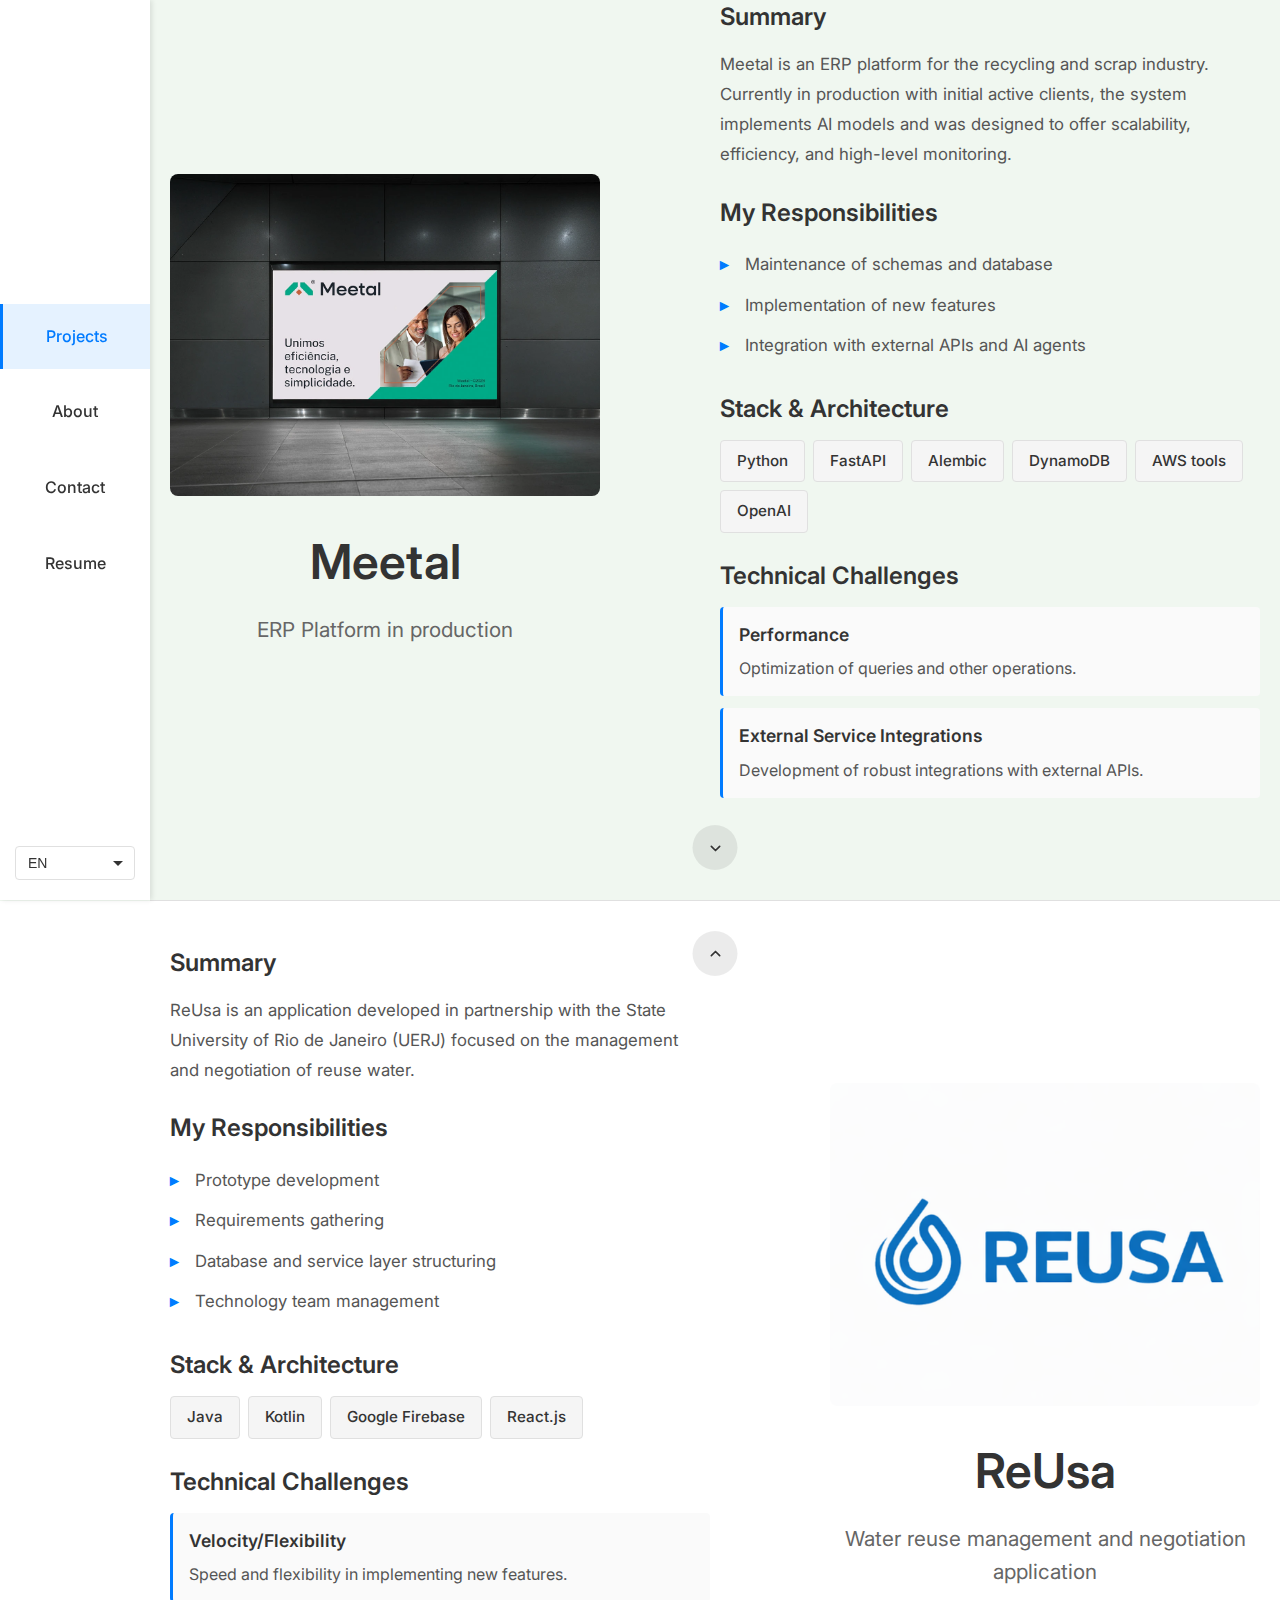
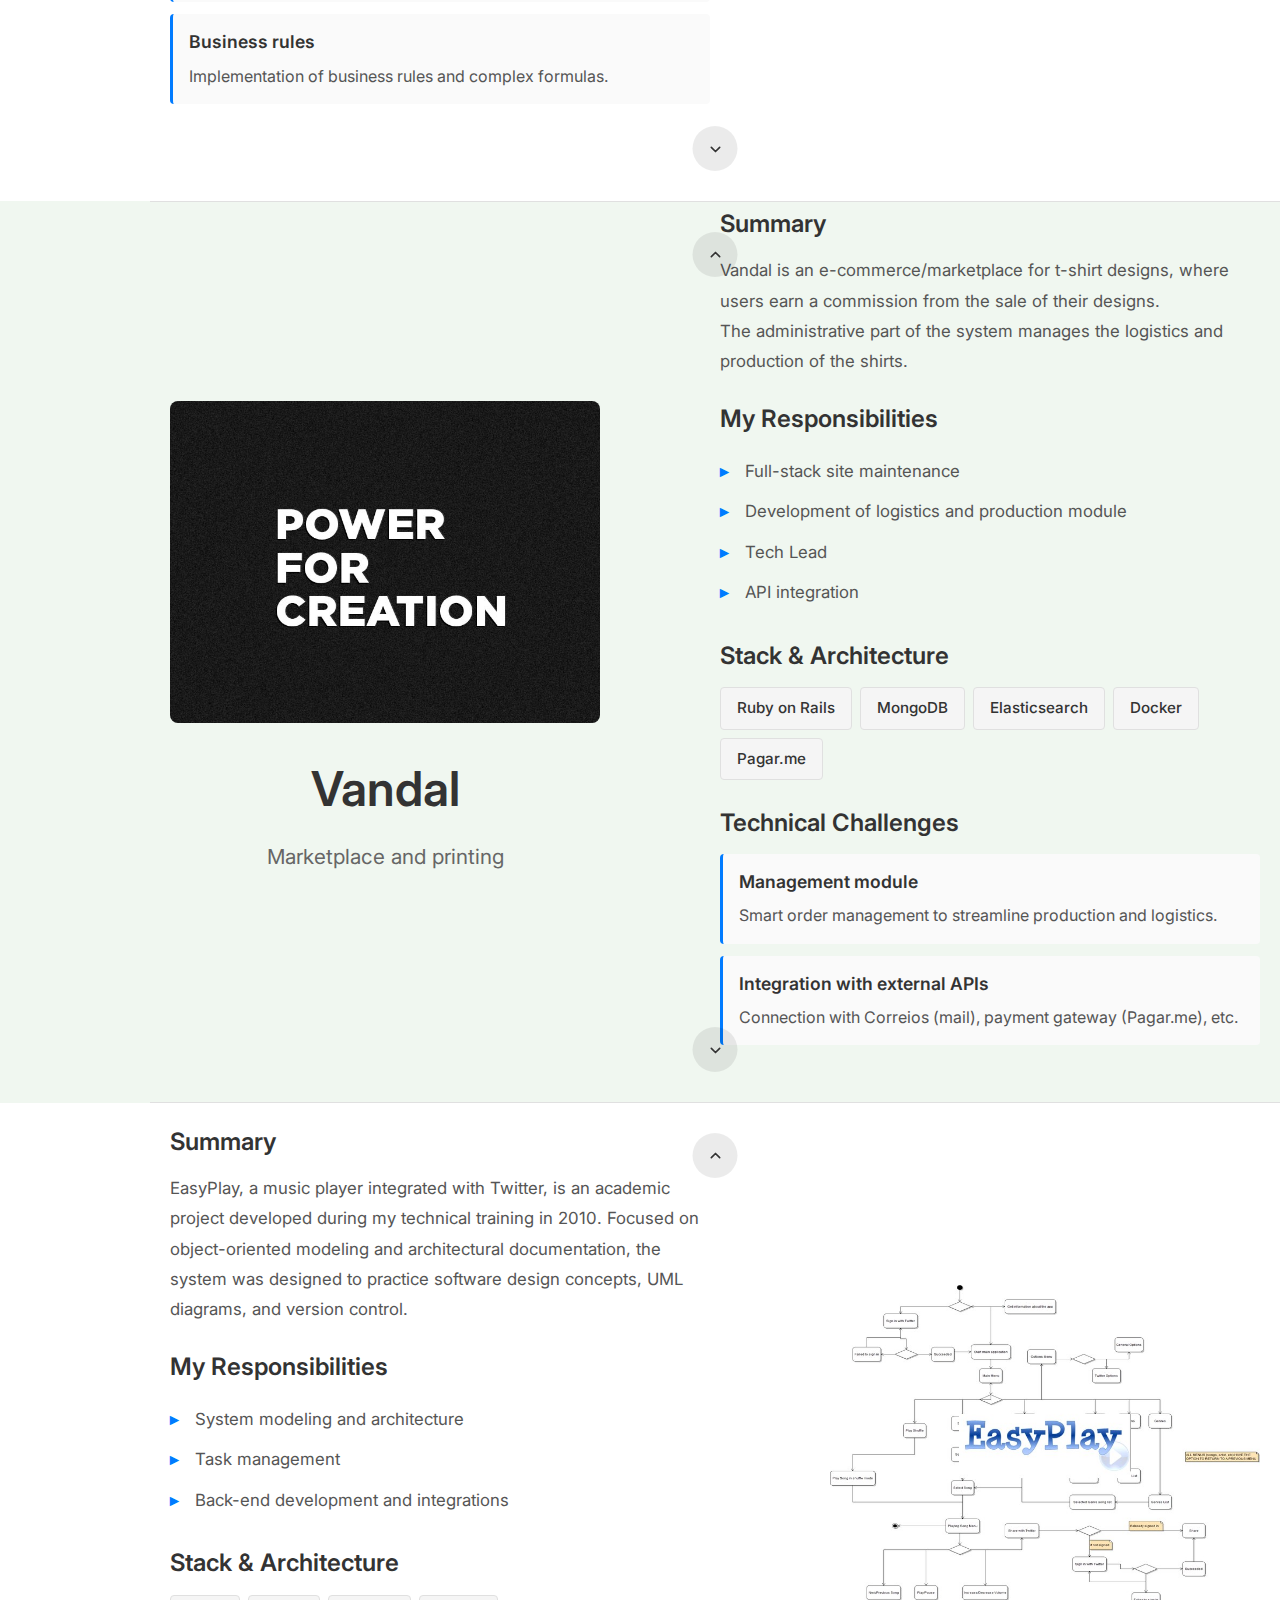
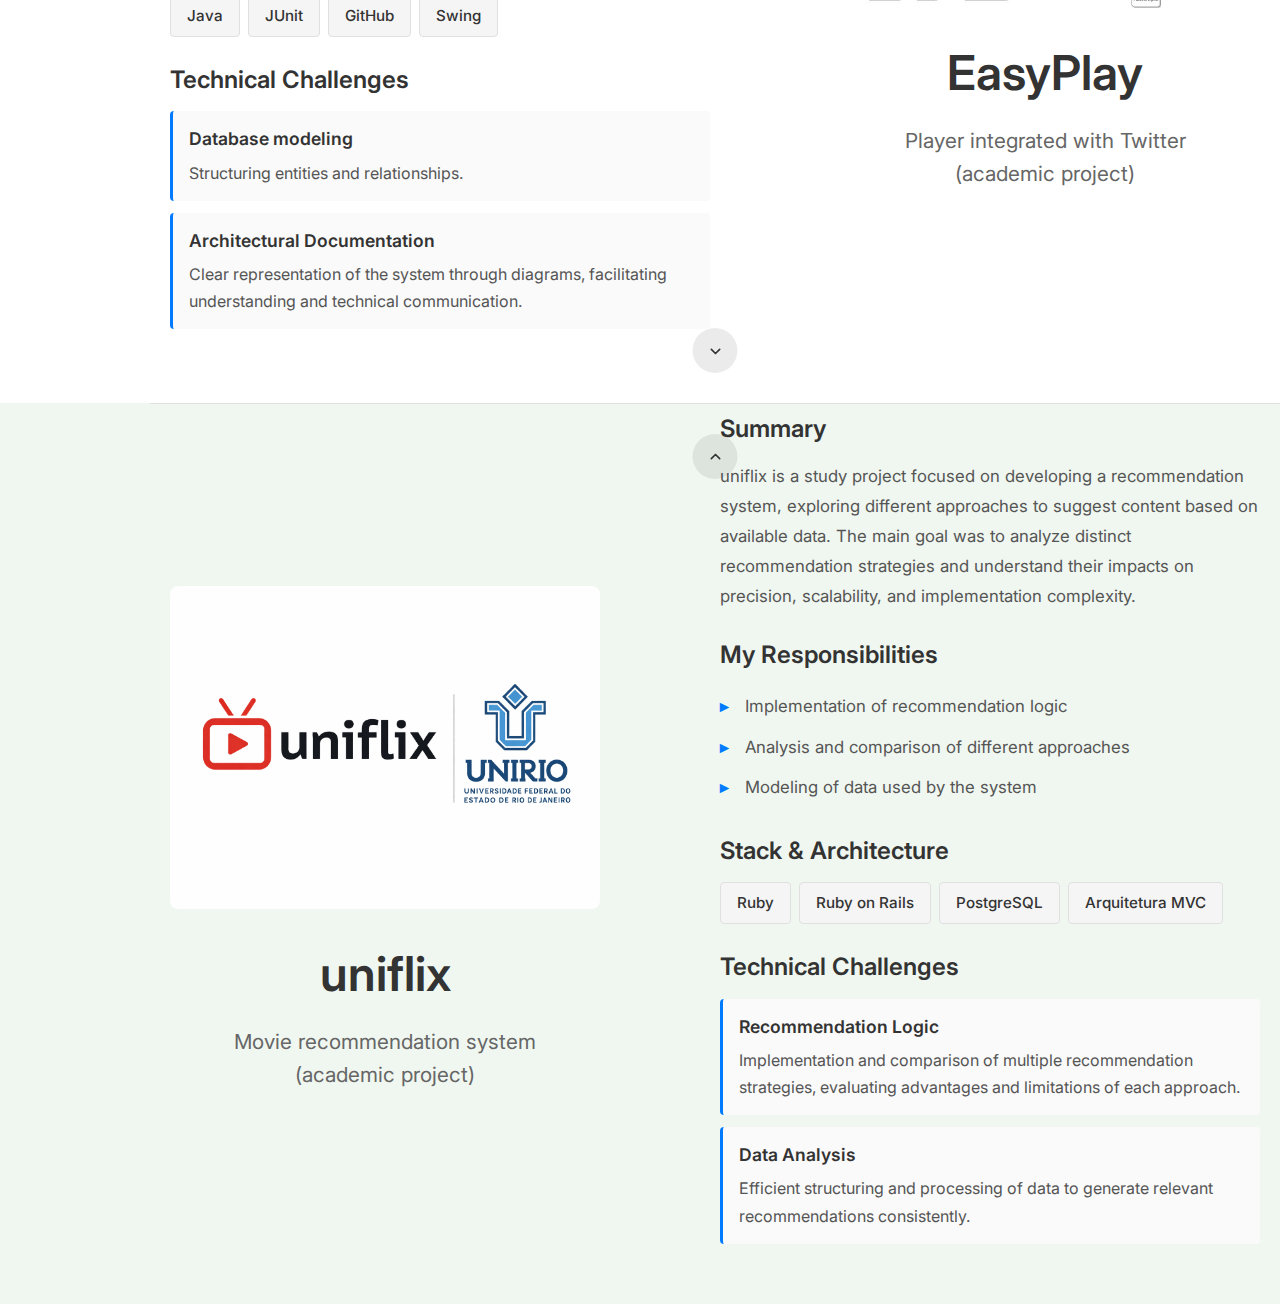
<file: index.html>
<!DOCTYPE html>
<html lang="en">
<head>
    <meta charset="UTF-8">
    <meta name="viewport" content="width=device-width, initial-scale=1.0">
    <title>ianobraczka | portfolio</title>
    <link rel="icon" type="image/png" href="favicon.png">
    <link rel="preconnect" href="https://fonts.googleapis.com">
    <link rel="preconnect" href="https://fonts.gstatic.com" crossorigin>
    <link href="https://fonts.googleapis.com/css2?family=Inter:wght@400;500;600;700&display=swap" rel="stylesheet">
    <link rel="stylesheet" href="css/style.css">
</head>
<body>
    <header>
        <nav>
            <ul>
                <li><a href="index.html" data-translate="nav.projects">Projects</a></li>
                <li><a href="about.html" data-translate="nav.about">About</a></li>
                <li><a href="contact.html" data-translate="nav.contact">Contact</a></li>
                <li><a href="cv.html" data-translate="nav.cv">Resume</a></li>
            </ul>
            <div class="language-selector">
                <select id="languageSelect" onchange="changeLanguage(this.value)">
                    <option value="pt">PT</option>
                    <option value="en">EN</option>
                    <option value="es">ES</option>
                </select>
            </div>
        </nav>
    </header>
    <main>
        <!-- Seção: Projeto Meetal -->
        <section class="project-section bg-green">
            <div class="project-layout layout-left">
                <!-- Coluna A: Foto, Título e Subtítulo -->
                <div class="project-left">
                    <div class="project-image-placeholder">
                        <img src="images/meetal.jpg" alt="Meetal Project" style="width: 100%; aspect-ratio: 4/3; object-fit: cover; border-radius: 8px;">
                    </div>
                    <div class="project-header">
                        <h1 class="project-title">Meetal</h1>
                        <p class="project-subtitle" data-translate="meetal.subtitle">Plataforma de ERP em produção</p>
                    </div>
                </div>

                <!-- Coluna B: Conteúdo -->
                <div class="project-right">
                    <!-- Resumo do projeto -->
                    <div class="project-block">
                        <h2 class="block-title" data-translate="meetal.summary.title">Resumo</h2>
                        <p class="block-content" data-translate="meetal.summary.content">
                            Meetal é uma plataforma de ERP para o ramo da reciclagem e sucata. Atualmente em produção com clientes iniciais ativos, sistema implementa modelos de AI e foi projetado 
                            para oferecer escalabilidade, eficiência e monitoramento de alto nível.
                        </p>
                    </div>

                    <!-- Responsabilidades -->
                    <div class="project-block">
                        <h2 class="block-title" data-translate="meetal.responsibilities.title">Minhas responsabilidades</h2>
                        <ul class="responsibilities-list">
                            <li data-translate="meetal.responsibilities.item1">Manutenção de <i>schemas</i> e banco de dados</li>
                            <li data-translate="meetal.responsibilities.item2">Implementação de novas funcionalidades</li>
                            <li data-translate="meetal.responsibilities.item3">Integração com <i>APIs</i> externas e agentes de AI</li>
                        </ul>
                    </div>

                    <!-- Stack & Arquitetura -->
                    <div class="project-block">
                        <h2 class="block-title" data-translate="meetal.stack.title"><i>Stack</i> & Arquitetura</h2>
                        <div class="tech-badges">
                            <span class="tech-badge">Python</span>
                            <span class="tech-badge">FastAPI</span>
                            <span class="tech-badge">Alembic</span>
                            <span class="tech-badge">DynamoDB</span>
                            <span class="tech-badge">AWS tools</span>
                            <span class="tech-badge">OpenAI</span>
                        </div>
                    </div>

                    <!-- Desafios Técnicos -->
                    <div class="project-block">
                        <h2 class="block-title" data-translate="meetal.challenges.title">Desafios Técnicos</h2>
                        <div class="challenges-list">
                            <div class="challenge-item">
                                <h3 class="challenge-title" data-translate="meetal.challenges.performance.title">Performance</h3>
                                <p class="challenge-description" data-translate="meetal.challenges.performance.description">
                                    Otimização de consultas e demais operações.
                                </p>
                            </div>
                            <div class="challenge-item">
                                <h3 class="challenge-title" data-translate="meetal.challenges.integrations.title">Integrações com Serviços Externos</h3>
                                <p class="challenge-description" data-translate="meetal.challenges.integrations.description">
                                    Desenvolvimento de integrações robustas com <i>APIs</i> externas.
                                </p>
                            </div>
                        </div>
                    </div>
                </div>
            </div>
            <!-- Botão de scroll para seção anterior -->
            <button class="scroll-up-btn" onclick="scrollToPreviousSection(this)">
                <svg width="20" height="20" viewBox="0 0 24 24" fill="none" xmlns="http://www.w3.org/2000/svg">
                    <path d="M7 14L12 9L17 14" stroke="currentColor" stroke-width="2" stroke-linecap="round" stroke-linejoin="round"/>
                </svg>
            </button>
            <!-- Botão de scroll para próxima seção -->
            <button class="scroll-down-btn" onclick="scrollToNextSection(this)">
                <svg width="20" height="20" viewBox="0 0 24 24" fill="none" xmlns="http://www.w3.org/2000/svg">
                    <path d="M7 10L12 15L17 10" stroke="currentColor" stroke-width="2" stroke-linecap="round" stroke-linejoin="round"/>
                </svg>
            </button>
        </section>

        <!-- Separador -->
        <div class="section-divider"></div>

        <!-- Seção: Projeto ReUsa -->
        <section class="project-section bg-white">
            <div class="project-layout layout-right">
                <!-- Coluna B: Foto, Título e Subtítulo -->
                <div class="project-left">
                    <div class="project-image-placeholder">
                        <img src="images/reusa.png" alt="ReUsa Project" style="width: 100%; aspect-ratio: 4/3; object-fit: cover; border-radius: 8px;">
                    </div>
                    <div class="project-header">
                        <h1 class="project-title">ReUsa</h1>
                        <p class="project-subtitle" data-translate="reusa.subtitle">Aplicativo de gerenciamento e negociação de águas de reuso</p>
                    </div>
                </div>

                <!-- Coluna A: Conteúdo -->
                <div class="project-right">
                    <!-- Resumo do projeto -->
                    <div class="project-block">
                        <h2 class="block-title" data-translate="reusa.summary.title">Resumo</h2>
                        <p class="block-content" data-translate="reusa.summary.content">
                            ReUsa é um aplicativo desenvolvido em parceria com a Universidade do Estado do Rio de Janeiro (UERJ) voltado para o gerenciamento e a negociação de águas de reuso.
                        </p>
                    </div>

                    <!-- Responsabilidades -->
                    <div class="project-block">
                        <h2 class="block-title" data-translate="reusa.responsibilities.title">Minhas responsabilidades</h2>
                        <ul class="responsibilities-list">
                            <li data-translate="reusa.responsibilities.item1">Desenvolvimento do protótipo</li>
                            <li data-translate="reusa.responsibilities.item2">Levantamento de requisitos</li>
                            <li data-translate="reusa.responsibilities.item3">Estruturação de banco de dados e da camada de serviço</li>
                            <li data-translate="reusa.responsibilities.item4">Gerenciamento da equipe de tecnologia</li>
                        </ul>
                    </div>

                    <!-- Stack & Arquitetura -->
                    <div class="project-block">
                        <h2 class="block-title" data-translate="reusa.stack.title"><i>Stack</i> & Arquitetura</h2>
                        <div class="tech-badges">
                            <span class="tech-badge">Java</span>
                            <span class="tech-badge">Kotlin</span>
                            <span class="tech-badge">Google Firebase</span>
                            <span class="tech-badge">React.js</span>
                        </div>
                    </div>

                    <!-- Desafios Técnicos -->
                    <div class="project-block">
                        <h2 class="block-title" data-translate="reusa.challenges.title">Desafios Técnicos</h2>
                        <div class="challenges-list">
                            <div class="challenge-item">
                                <h3 class="challenge-title" data-translate="reusa.challenges.velocity.title">Velocidade/Flexibilidade</h3>
                                <p class="challenge-description" data-translate="reusa.challenges.velocity.description">
                                    Velocidade e flexibilidade na implementação de novas funcionalidades.
                                </p>
                            </div>
                            <div class="challenge-item">
                                <h3 class="challenge-title" data-translate="reusa.challenges.business.title">Regras de negócio</h3>
                                <p class="challenge-description" data-translate="reusa.challenges.business.description">
                                    Implementação de regras de negócios e fórmulas complexas.
                                </p>
                            </div>
                        </div>
                    </div>
                </div>
            </div>
            <!-- Botão de scroll para seção anterior -->
            <button class="scroll-up-btn" onclick="scrollToPreviousSection(this)">
                <svg width="20" height="20" viewBox="0 0 24 24" fill="none" xmlns="http://www.w3.org/2000/svg">
                    <path d="M7 14L12 9L17 14" stroke="currentColor" stroke-width="2" stroke-linecap="round" stroke-linejoin="round"/>
                </svg>
            </button>
            <!-- Botão de scroll para próxima seção -->
            <button class="scroll-down-btn" onclick="scrollToNextSection(this)">
                <svg width="20" height="20" viewBox="0 0 24 24" fill="none" xmlns="http://www.w3.org/2000/svg">
                    <path d="M7 10L12 15L17 10" stroke="currentColor" stroke-width="2" stroke-linecap="round" stroke-linejoin="round"/>
                </svg>
            </button>
        </section>

        <!-- Separador -->
        <div class="section-divider"></div>

        <!-- Seção: Projeto Terceiro -->
        <section class="project-section bg-green">
            <div class="project-layout layout-left">
                <!-- Coluna A: Foto, Título e Subtítulo -->
                <div class="project-left">
                    <div class="project-image-placeholder">
                        <img src="images/vandal.jpg" alt="Vandal Project" style="width: 100%; aspect-ratio: 4/3; object-fit: cover; border-radius: 8px;">
                    </div>
                    <div class="project-header">
                        <h1 class="project-title">Vandal</h1>
                        <p class="project-subtitle" data-translate="vandal.subtitle"><i>Marketplace</i> e estamparia</p>
                    </div>
                </div>

                <!-- Coluna B: Conteúdo -->
                <div class="project-right">
                    <!-- Resumo do projeto -->
                    <div class="project-block">
                        <h2 class="block-title" data-translate="vandal.summary.title">Resumo</h2>
                        <p class="block-content" data-translate="vandal.summary.content">
                            Vandal é um <i>e-commerce</i>/<i>marketplace</i> de estampas de camisetas, onde os usuários ganham uma comissão pela venda de suas estampas. <br>A parte administrativa
                            do sistema gerencia a logística e produção das estampas.
                        </p>
                    </div>

                    <!-- Responsabilidades -->
                    <div class="project-block">
                        <h2 class="block-title" data-translate="vandal.responsibilities.title">Minhas responsabilidades</h2>
                        <ul class="responsibilities-list">
                            <li data-translate="vandal.responsibilities.item1">Manutenção <i>full-stack</i> do site</li>
                            <li data-translate="vandal.responsibilities.item2">Desenvolvimento do módulo de logística e produção</li>
                            <li data-translate="vandal.responsibilities.item3"><i>Tech Lead</i></li>
                            <li data-translate="vandal.responsibilities.item4">Integração com <i>APIs</i></li>
                        </ul>
                    </div>

                    <!-- Stack & Arquitetura -->
                    <div class="project-block">
                        <h2 class="block-title" data-translate="vandal.stack.title"><i>Stack</i> & Arquitetura</h2>
                        <div class="tech-badges">
                            <span class="tech-badge">Ruby on Rails</span>
                            <span class="tech-badge">MongoDB</span>
                            <span class="tech-badge">Elasticsearch</span>
                            <span class="tech-badge">Docker</span>
                            <span class="tech-badge">Pagar.me</span>
                        </div>
                    </div>

                    <!-- Desafios Técnicos -->
                    <div class="project-block">
                        <h2 class="block-title" data-translate="vandal.challenges.title">Desafios Técnicos</h2>
                        <div class="challenges-list">
                            <div class="challenge-item">
                                <h3 class="challenge-title" data-translate="vandal.challenges.management.title">Módulo de gestão</h3>
                                <p class="challenge-description" data-translate="vandal.challenges.management.description">
                                    Gestão inteligente de pedidos de modo a facilitar a produção/logística.
                                </p>
                            </div>
                            <div class="challenge-item">
                                <h3 class="challenge-title" data-translate="vandal.challenges.apis.title">Integração com <i>APIs</i> externas</h3>
                                <p class="challenge-description" data-translate="vandal.challenges.apis.description">
                                    Conexão com Correios, gateway de pagamento (Pagar.me), etc.
                                </p>
                            </div>
                        </div>
                    </div>

                </div>
            </div>
            <!-- Botão de scroll para seção anterior -->
            <button class="scroll-up-btn" onclick="scrollToPreviousSection(this)">
                <svg width="20" height="20" viewBox="0 0 24 24" fill="none" xmlns="http://www.w3.org/2000/svg">
                    <path d="M7 14L12 9L17 14" stroke="currentColor" stroke-width="2" stroke-linecap="round" stroke-linejoin="round"/>
                </svg>
            </button>
            <!-- Botão de scroll para próxima seção -->
            <button class="scroll-down-btn" onclick="scrollToNextSection(this)">
                <svg width="20" height="20" viewBox="0 0 24 24" fill="none" xmlns="http://www.w3.org/2000/svg">
                    <path d="M7 10L12 15L17 10" stroke="currentColor" stroke-width="2" stroke-linecap="round" stroke-linejoin="round"/>
                </svg>
            </button>
        </section>

        <!-- Separador -->
        <div class="section-divider"></div>

        <!-- Seção: EasyPlay -->
        <section class="project-section bg-white">
            <div class="project-layout layout-right">
                <div class="project-left">
                    <div class="project-image-placeholder">
                        <img src="images/easyplay.jpg" alt="EasyPlay - diagramas UML" style="width: 100%; aspect-ratio: 4/3; object-fit: cover; border-radius: 8px;">
                    </div>
                    <div class="project-header">
                        <h1 class="project-title">EasyPlay</h1>
                        <p class="project-subtitle" data-translate="easyplay.subtitle">Player integrado ao Twitter<br>(projeto acadêmico)</p>
                    </div>
                </div>
                <div class="project-right">
                    <div class="project-block">
                        <h2 class="block-title" data-translate="easyplay.summary.title">Resumo</h2>
                        <p class="block-content" data-translate="easyplay.summary.content">
                            EasyPlay, um software de reprodução de música integrado ao Twitter, é um projeto acadêmico desenvolvido durante minha formação técnica, em 2010. Focado em modelagem orientada a objetos e documentação arquitetural, o sistema foi projetado para exercitar conceitos de design de software, diagramas UML e versionamento.
                        </p>
                    </div>
                    <div class="project-block">
                        <h2 class="block-title" data-translate="easyplay.responsibilities.title">Minhas responsabilidades</h2>
                        <ul class="responsibilities-list">
                            <li data-translate="easyplay.responsibilities.item1">Modelagem e arquitetura do sistema</li>
                            <li data-translate="easyplay.responsibilities.item2">Gerenciamento de tarefas</li>
                            <li data-translate="easyplay.responsibilities.item3">Desenvolvimento <i>back-end</i> e integrações</li>
                        </ul>
                    </div>
                    <div class="project-block">
                        <h2 class="block-title" data-translate="easyplay.stack.title"><i>Stack</i> & Arquitetura</h2>
                        <div class="tech-badges">
                            <span class="tech-badge">Java</span>
                            <span class="tech-badge">JUnit</span>
                            <span class="tech-badge">GitHub</span>
                            <span class="tech-badge">Swing</span>
                        </div>
                    </div>
                    <div class="project-block">
                        <h2 class="block-title" data-translate="easyplay.challenges.title">Desafios Técnicos</h2>
                        <div class="challenges-list">
                            <div class="challenge-item">
                                <h3 class="challenge-title" data-translate="easyplay.challenges.item1.title">Modelagem do banco de dados</h3>
                                <p class="challenge-description" data-translate="easyplay.challenges.item1.description">
                                    Estruturação de entidades e relações.
                                </p>
                            </div>
                            <div class="challenge-item">
                                <h3 class="challenge-title" data-translate="easyplay.challenges.item2.title">Documentação Arquitetural</h3>
                                <p class="challenge-description" data-translate="easyplay.challenges.item2.description">
                                    Representação clara do sistema através de diagramas, facilitando entendimento e comunicação técnica.
                                </p>
                            </div>
                        </div>
                    </div>
                </div>
            </div>
            <button class="scroll-up-btn" onclick="scrollToPreviousSection(this)">
                <svg width="20" height="20" viewBox="0 0 24 24" fill="none" xmlns="http://www.w3.org/2000/svg">
                    <path d="M7 14L12 9L17 14" stroke="currentColor" stroke-width="2" stroke-linecap="round" stroke-linejoin="round"/>
                </svg>
            </button>
            <button class="scroll-down-btn" onclick="scrollToNextSection(this)">
                <svg width="20" height="20" viewBox="0 0 24 24" fill="none" xmlns="http://www.w3.org/2000/svg">
                    <path d="M7 10L12 15L17 10" stroke="currentColor" stroke-width="2" stroke-linecap="round" stroke-linejoin="round"/>
                </svg>
            </button>
        </section>

        <!-- Separador -->
        <div class="section-divider"></div>

        <!-- Seção: uniflix -->
        <section class="project-section bg-green section-uniflix">
            <div class="project-layout layout-left">
                <div class="project-left">
                    <div class="project-image-placeholder">
                        <img src="images/uniflix.png" alt="uniflix - sistema de recomendação" style="width: 100%; aspect-ratio: 4/3; object-fit: cover; border-radius: 8px;">
                    </div>
                    <div class="project-header">
                        <h1 class="project-title">uniflix</h1>
                        <p class="project-subtitle" data-translate="uniflix.subtitle">Sistema de recomendação de filmes<br>(projeto acadêmico)</p>
                    </div>
                </div>
                <div class="project-right">
                    <div class="project-block">
                        <h2 class="block-title" data-translate="uniflix.summary.title">Resumo</h2>
                        <p class="block-content" data-translate="uniflix.summary.content">
                            Uniflix é um estudo focado no desenvolvimento de um sistema de recomendação, explorando diferentes abordagens para sugerir conteúdos com base nos dados cadastrados. O objetivo principal foi analisar estratégias distintas de recomendação e compreender seus impactos em precisão, escalabilidade e complexidade de implementação.
                        </p>
                    </div>
                    <div class="project-block">
                        <h2 class="block-title" data-translate="uniflix.responsibilities.title">Minhas responsabilidades</h2>
                        <ul class="responsibilities-list">
                            <li data-translate="uniflix.responsibilities.item1">Implementação das lógicas de recomendação</li>
                            <li data-translate="uniflix.responsibilities.item2">Análise e comparação de diferentes abordagens</li>
                            <li data-translate="uniflix.responsibilities.item3">Organização da aplicação e regras de negócio</li>
                        </ul>
                    </div>
                    <div class="project-block">
                        <h2 class="block-title" data-translate="uniflix.stack.title"><i>Stack</i> & Arquitetura</h2>
                        <div class="tech-badges">
                            <span class="tech-badge">Ruby</span>
                            <span class="tech-badge">Ruby on Rails</span>
                            <span class="tech-badge">PostgreSQL</span>
                            <span class="tech-badge">Arquitetura MVC</span>
                        </div>
                    </div>
                    <div class="project-block">
                        <h2 class="block-title" data-translate="uniflix.challenges.title">Desafios Técnicos</h2>
                        <div class="challenges-list">
                            <div class="challenge-item">
                                <h3 class="challenge-title" data-translate="uniflix.challenges.item1.title">Lógica de Recomendação</h3>
                                <p class="challenge-description" data-translate="uniflix.challenges.item1.description">
                                    Implementação e comparação de múltiplas estratégias de recomendação, avaliando vantagens e limitações de cada abordagem.
                                </p>
                            </div>
                            <div class="challenge-item">
                                <h3 class="challenge-title" data-translate="uniflix.challenges.item2.title">Análise de Dados</h3>
                                <p class="challenge-description" data-translate="uniflix.challenges.item2.description">
                                    Estruturação e tratamento eficiente dos dados para gerar recomendações relevantes de forma consistente.
                                </p>
                            </div>
                        </div>
                    </div>
                </div>
            </div>
            <button class="scroll-up-btn" onclick="scrollToPreviousSection(this)">
                <svg width="20" height="20" viewBox="0 0 24 24" fill="none" xmlns="http://www.w3.org/2000/svg">
                    <path d="M7 14L12 9L17 14" stroke="currentColor" stroke-width="2" stroke-linecap="round" stroke-linejoin="round"/>
                </svg>
            </button>
            <!-- Última seção: sem botão scroll-down -->
        </section>
    </main>
    <script>
        // Translations object
        const translations = {
            pt: {
                'nav.projects': 'Projetos',
                'nav.about': 'Sobre',
                'nav.contact': 'Contato',
                'nav.cv': 'Currículo',
                'meetal.subtitle': 'Plataforma de ERP em produção',
                'meetal.summary.title': 'Resumo',
                'meetal.summary.content': 'Meetal é uma plataforma de ERP para o ramo da reciclagem e sucata. Atualmente em produção com clientes iniciais ativos, sistema implementa modelos de AI e foi projetado para oferecer escalabilidade, eficiência e monitoramento de alto nível.',
                'meetal.responsibilities.title': 'Minhas responsabilidades',
                'meetal.responsibilities.item1': 'Manutenção de <i>schemas</i> e banco de dados',
                'meetal.responsibilities.item2': 'Implementação de novas funcionalidades',
                'meetal.responsibilities.item3': 'Integração com <i>APIs</i> externas e agentes de AI',
                'meetal.stack.title': '<i>Stack</i> & Arquitetura',
                'meetal.challenges.title': 'Desafios Técnicos',
                'meetal.challenges.performance.title': 'Performance',
                'meetal.challenges.performance.description': 'Otimização de consultas e demais operações.',
                'meetal.challenges.integrations.title': 'Integrações com Serviços Externos',
                'meetal.challenges.integrations.description': 'Desenvolvimento de integrações robustas com <i>APIs</i> externas.',
                'reusa.subtitle': 'Aplicativo de gerenciamento e negociação de águas de reuso',
                'reusa.summary.title': 'Resumo',
                'reusa.summary.content': 'ReUsa é um aplicativo desenvolvido em parceria com a Universidade do Estado do Rio de Janeiro (UERJ) voltado para o gerenciamento e negociação de águas de reuso.',
                'reusa.responsibilities.title': 'Minhas responsabilidades',
                'reusa.responsibilities.item1': 'Desenvolvimento do protótipo',
                'reusa.responsibilities.item2': 'Levantamento de requisitos',
                'reusa.responsibilities.item3': 'Estruturação de banco de dados e da camada de serviço',
                'reusa.responsibilities.item4': 'Gerenciamento da equipe de tecnologia',
                'reusa.stack.title': '<i>Stack</i> & Arquitetura',
                'reusa.challenges.title': 'Desafios Técnicos',
                'reusa.challenges.velocity.title': 'Velocidade/Flexibilidade',
                'reusa.challenges.velocity.description': 'Velocidade e flexibilidade na implementação de novas funcionalidades.',
                'reusa.challenges.business.title': 'Regras de negócio',
                'reusa.challenges.business.description': 'Implementação de regras de negócios e fórmulas complexas.',
                'vandal.subtitle': '<i>Marketplace</i> e estamparia',
                'vandal.summary.title': 'Resumo',
                'vandal.summary.content': 'Vandal é um <i>e-commerce</i>/<i>marketplace</i> de estampas de camisetas, onde os usuários ganham uma comissão pela venda de suas estampas. <br>A parte administrativa do sistema gerencia a logística e produção das estampas.',
                'vandal.responsibilities.title': 'Minhas responsabilidades',
                'vandal.responsibilities.item1': 'Manutenção <i>full-stack</i> do site',
                'vandal.responsibilities.item2': 'Desenvolvimento do módulo de logística e produção',
                'vandal.responsibilities.item3': '<i>Tech Lead</i>',
                'vandal.responsibilities.item4': 'Integração com <i>APIs</i>',
                'vandal.stack.title': '<i>Stack</i> & Arquitetura',
                'vandal.challenges.title': 'Desafios Técnicos',
                'vandal.challenges.management.title': 'Módulo de gestão',
                'vandal.challenges.management.description': 'Gestão inteligente de pedidos de modo a facilitar a produção/logística.',
                'vandal.challenges.apis.title': 'Integração com <i>APIs</i> externas',
                'vandal.challenges.apis.description': 'Conexão com Correios, gateway de pagamento (Pagar.me), etc.',
                'easyplay.subtitle': 'Player integrado ao Twitter<br>(projeto acadêmico)',
                'easyplay.summary.title': 'Resumo',
                'easyplay.summary.content': 'EasyPlay, um software de reprodução de música integrado ao Twitter, é um projeto acadêmico desenvolvido durante minha formação técnica, em 2010. Focado em modelagem orientada a objetos e documentação arquitetural, o sistema foi projetado para exercitar conceitos de design de software, diagramas UML e versionamento.',
                'easyplay.responsibilities.title': 'Minhas responsabilidades',
                'easyplay.responsibilities.item1': 'Modelagem e arquitetura do sistema',
                'easyplay.responsibilities.item2': 'Gerenciamento de tarefas',
                'easyplay.responsibilities.item3': 'Desenvolvimento <i>back-end</i> e integrações',
                'easyplay.stack.title': '<i>Stack</i> & Arquitetura',
                'easyplay.challenges.title': 'Desafios Técnicos',
                'easyplay.challenges.item1.title': 'Modelagem do banco de dados',
                'easyplay.challenges.item1.description': 'Estruturação de entidades e relações.',
                'easyplay.challenges.item2.title': 'Documentação Arquitetural',
                'easyplay.challenges.item2.description': 'Representação clara do sistema através de diagramas, facilitando entendimento e comunicação técnica.',
                'uniflix.subtitle': 'Sistema de recomendação de filmes<br>(projeto acadêmico)',
                'uniflix.summary.title': 'Resumo',
                'uniflix.summary.content': 'Uniflix é um estudo focado no desenvolvimento de um sistema de recomendação, explorando diferentes abordagens para sugerir conteúdos com base nos dados cadastrados. O objetivo principal foi analisar estratégias distintas de recomendação e compreender seus impactos em precisão, escalabilidade e complexidade de implementação.',
                'uniflix.responsibilities.title': 'Minhas responsabilidades',
                'uniflix.responsibilities.item1': 'Implementação das lógicas de recomendação',
                'uniflix.responsibilities.item2': 'Análise e comparação de diferentes abordagens',
                'uniflix.responsibilities.item3': 'Organização da aplicação e regras de negócio',
                'uniflix.stack.title': '<i>Stack</i> & Arquitetura',
                'uniflix.challenges.title': 'Desafios Técnicos',
                'uniflix.challenges.item1.title': 'Lógica de Recomendação',
                'uniflix.challenges.item1.description': 'Implementação e comparação de múltiplas estratégias de recomendação, avaliando vantagens e limitações de cada abordagem.',
                'uniflix.challenges.item2.title': 'Análise de Dados',
                'uniflix.challenges.item2.description': 'Estruturação e tratamento eficiente dos dados para gerar recomendações relevantes de forma consistente.'
            },
            en: {
                'nav.projects': 'Projects',
                'nav.about': 'About',
                'nav.contact': 'Contact',
                'nav.cv': 'Resume',
                'meetal.subtitle': 'ERP Platform in production',
                'meetal.summary.title': 'Summary',
                'meetal.summary.content': 'Meetal is an ERP platform for the recycling and scrap industry. Currently in production with initial active clients, the system implements AI models and was designed to offer scalability, efficiency, and high-level monitoring.',
                'meetal.responsibilities.title': 'My Responsibilities',
                'meetal.responsibilities.item1': 'Maintenance of schemas and database',
                'meetal.responsibilities.item2': 'Implementation of new features',
                'meetal.responsibilities.item3': 'Integration with external APIs and AI agents',
                'meetal.stack.title': 'Stack & Architecture',
                'meetal.challenges.title': 'Technical Challenges',
                'meetal.challenges.performance.title': 'Performance',
                'meetal.challenges.performance.description': 'Optimization of queries and other operations.',
                'meetal.challenges.integrations.title': 'External Service Integrations',
                'meetal.challenges.integrations.description': 'Development of robust integrations with external APIs.',
                'reusa.subtitle': 'Water reuse management and negotiation application',
                'reusa.summary.title': 'Summary',
                'reusa.summary.content': 'ReUsa is an application developed in partnership with the State University of Rio de Janeiro (UERJ) focused on the management and negotiation of reuse water.',
                'reusa.responsibilities.title': 'My Responsibilities',
                'reusa.responsibilities.item1': 'Prototype development',
                'reusa.responsibilities.item2': 'Requirements gathering',
                'reusa.responsibilities.item3': 'Database and service layer structuring',
                'reusa.responsibilities.item4': 'Technology team management',
                'reusa.stack.title': 'Stack & Architecture',
                'reusa.challenges.title': 'Technical Challenges',
                'reusa.challenges.velocity.title': 'Velocity/Flexibility',
                'reusa.challenges.velocity.description': 'Speed and flexibility in implementing new features.',
                'reusa.challenges.business.title': 'Business rules',
                'reusa.challenges.business.description': 'Implementation of business rules and complex formulas.',
                'vandal.subtitle': 'Marketplace and printing',
                'vandal.summary.title': 'Summary',
                'vandal.summary.content': 'Vandal is an e-commerce/marketplace for t-shirt designs, where users earn a commission from the sale of their designs. <br>The administrative part of the system manages the logistics and production of the shirts.',
                'vandal.responsibilities.title': 'My Responsibilities',
                'vandal.responsibilities.item1': 'Full-stack site maintenance',
                'vandal.responsibilities.item2': 'Development of logistics and production module',
                'vandal.responsibilities.item3': 'Tech Lead',
                'vandal.responsibilities.item4': 'API integration',
                'vandal.stack.title': 'Stack & Architecture',
                'vandal.challenges.title': 'Technical Challenges',
                'vandal.challenges.management.title': 'Management module',
                'vandal.challenges.management.description': 'Smart order management to streamline production and logistics.',
                'vandal.challenges.apis.title': 'Integration with external APIs',
                'vandal.challenges.apis.description': 'Connection with Correios (mail), payment gateway (Pagar.me), etc.',
                'easyplay.subtitle': 'Player integrated with Twitter<br>(academic project)',
                'easyplay.summary.title': 'Summary',
                'easyplay.summary.content': 'EasyPlay, a music player integrated with Twitter, is an academic project developed during my technical training in 2010. Focused on object-oriented modeling and architectural documentation, the system was designed to practice software design concepts, UML diagrams, and version control.',
                'easyplay.responsibilities.title': 'My Responsibilities',
                'easyplay.responsibilities.item1': 'System modeling and architecture',
                'easyplay.responsibilities.item2': 'Task management',
                'easyplay.responsibilities.item3': 'Back-end development and integrations',
                'easyplay.stack.title': 'Stack & Architecture',
                'easyplay.challenges.title': 'Technical Challenges',
                'easyplay.challenges.item1.title': 'Database modeling',
                'easyplay.challenges.item1.description': 'Structuring entities and relationships.',
                'easyplay.challenges.item2.title': 'Architectural Documentation',
                'easyplay.challenges.item2.description': 'Clear representation of the system through diagrams, facilitating understanding and technical communication.',
                'uniflix.subtitle': 'Movie recommendation system<br>(academic project)',
                'uniflix.summary.title': 'Summary',
                'uniflix.summary.content': 'uniflix is a study project focused on developing a recommendation system, exploring different approaches to suggest content based on available data. The main goal was to analyze distinct recommendation strategies and understand their impacts on precision, scalability, and implementation complexity.',
                'uniflix.responsibilities.title': 'My Responsibilities',
                'uniflix.responsibilities.item1': 'Implementation of recommendation logic',
                'uniflix.responsibilities.item2': 'Analysis and comparison of different approaches',
                'uniflix.responsibilities.item3': 'Modeling of data used by the system',
                'uniflix.responsibilities.item4': 'Application organization and business rules',
                'uniflix.stack.title': 'Stack & Architecture',
                'uniflix.challenges.title': 'Technical Challenges',
                'uniflix.challenges.item1.title': 'Recommendation Logic',
                'uniflix.challenges.item1.description': 'Implementation and comparison of multiple recommendation strategies, evaluating advantages and limitations of each approach.',
                'uniflix.challenges.item2.title': 'Data Analysis',
                'uniflix.challenges.item2.description': 'Efficient structuring and processing of data to generate relevant recommendations consistently.'
            },
            es: {
                'nav.projects': 'Proyectos',
                'nav.about': 'Sobre',
                'nav.contact': 'Contacto',
                'nav.cv': 'Currículum',
                'meetal.subtitle': 'Plataforma ERP en producción',
                'meetal.summary.title': 'Resumen',
                'meetal.summary.content': 'Meetal es una plataforma ERP para la industria del reciclaje y chatarra. Actualmente en producción con clientes iniciales activos, el sistema implementa modelos de IA y fue diseñado para ofrecer escalabilidad, eficiencia y monitoreo de alto nivel.',
                'meetal.responsibilities.title': 'Mis responsabilidades',
                'meetal.responsibilities.item1': 'Mantenimiento de <i>schemas</i> y base de datos',
                'meetal.responsibilities.item2': 'Implementación de nuevas funcionalidades',
                'meetal.responsibilities.item3': 'Integración con <i>APIs</i> externas y agentes de IA',
                'meetal.stack.title': '<i>Stack</i> y Arquitectura',
                'meetal.challenges.title': 'Desafíos Técnicos',
                'meetal.challenges.performance.title': 'Rendimiento',
                'meetal.challenges.performance.description': 'Optimización de consultas y demás operaciones.',
                'meetal.challenges.integrations.title': 'Integraciones con Servicios Externos',
                'meetal.challenges.integrations.description': 'Desarrollo de integraciones robustas con <i>APIs</i> externas.',
                'reusa.subtitle': 'Aplicación de gestión y negociación de aguas de reutilización',
                'reusa.summary.title': 'Resumen',
                'reusa.summary.content': 'ReUsa es una aplicación desarrollada en asociación con la Universidad del Estado de Río de Janeiro (UERJ) enfocada en la gestión y negociación de aguas de reutilización.',
                'reusa.responsibilities.title': 'Mis responsabilidades',
                'reusa.responsibilities.item1': 'Desarrollo del prototipo',
                'reusa.responsibilities.item2': 'Recopilación de requisitos',
                'reusa.responsibilities.item3': 'Estructuración de base de datos y capa de servicio',
                'reusa.responsibilities.item4': 'Gestión del equipo de tecnología',
                'reusa.stack.title': '<i>Stack</i> y Arquitectura',
                'reusa.challenges.title': 'Desafíos Técnicos',
                'reusa.challenges.velocity.title': 'Velocidad/Flexibilidad',
                'reusa.challenges.velocity.description': 'Velocidad y flexibilidad en la implementación de nuevas funcionalidades.',
                'reusa.challenges.business.title': 'Reglas de negocio',
                'reusa.challenges.business.description': 'Implementación de reglas de negocio y fórmulas complejas.',
                'vandal.subtitle': '<i>Marketplace</i> e impresión',
                'vandal.summary.title': 'Resumen',
                'vandal.summary.content': 'Vandal es un <i>e-commerce</i>/<i>marketplace</i> de diseños de camisetas, donde los usuarios ganan una comisión por la venta de sus diseños. <br>La parte administrativa del sistema gestiona la logística y producción de las camisetas.',
                'vandal.responsibilities.title': 'Mis responsabilidades',
                'vandal.responsibilities.item1': 'Mantenimiento <i>full-stack</i> del sitio',
                'vandal.responsibilities.item2': 'Desarrollo del módulo de logística y producción',
                'vandal.responsibilities.item3': '<i>Tech Lead</i>',
                'vandal.responsibilities.item4': 'Integración con <i>APIs</i>',
                'vandal.stack.title': '<i>Stack</i> y Arquitectura',
                'vandal.challenges.title': 'Desafíos Técnicos',
                'vandal.challenges.management.title': 'Módulo de gestión',
                'vandal.challenges.management.description': 'Gestión inteligente de pedidos para facilitar la producción y logística.',
                'vandal.challenges.apis.title': 'Integración con <i>APIs</i> externas',
                'vandal.challenges.apis.description': 'Conexión con Correios, gateway de pago (Pagar.me), etc.',
                'easyplay.subtitle': 'Reproductor integrado con Twitter<br>(proyecto académico)',
                'easyplay.summary.title': 'Resumen',
                'easyplay.summary.content': 'EasyPlay, un software de reproducción de música integrado con Twitter, es un proyecto académico desarrollado durante mi formación técnica en 2010. Enfocado en modelado orientado a objetos y documentación arquitectural, el sistema fue diseñado para ejercitar conceptos de diseño de software, diagramas UML y control de versiones.',
                'easyplay.responsibilities.title': 'Mis responsabilidades',
                'easyplay.responsibilities.item1': 'Modelado y arquitectura del sistema',
                'easyplay.responsibilities.item2': 'Gestión de tareas',
                'easyplay.responsibilities.item3': 'Desarrollo <i>back-end</i> e integraciones',
                'easyplay.stack.title': '<i>Stack</i> y Arquitectura',
                'easyplay.challenges.title': 'Desafíos Técnicos',
                'easyplay.challenges.item1.title': 'Modelado de la base de datos',
                'easyplay.challenges.item1.description': 'Estructuración de entidades y relaciones.',
                'easyplay.challenges.item2.title': 'Documentación Arquitectural',
                'easyplay.challenges.item2.description': 'Representación clara del sistema a través de diagramas, facilitando comprensión y comunicación técnica.',
                'uniflix.subtitle': 'Sistema de recomendación de películas<br>(proyecto académico)',
                'uniflix.summary.title': 'Resumen',
                'uniflix.summary.content': 'Uniflix es un estudio enfocado en el desarrollo de un sistema de recomendación, explorando diferentes enfoques para sugerir contenidos con base en los datos registrados. El objetivo principal fue analizar estrategias distintas de recomendación y comprender sus impactos en precisión, escalabilidad y complejidad de implementación.',
                'uniflix.responsibilities.title': 'Mis responsabilidades',
                'uniflix.responsibilities.item1': 'Implementación de las lógicas de recomendación',
                'uniflix.responsibilities.item2': 'Análisis y comparación de diferentes enfoques',
                'uniflix.responsibilities.item3': 'Organización de la aplicación y reglas de negocio',
                'uniflix.stack.title': '<i>Stack</i> y Arquitectura',
                'uniflix.challenges.title': 'Desafíos Técnicos',
                'uniflix.challenges.item1.title': 'Lógica de Recomendación',
                'uniflix.challenges.item1.description': 'Implementación y comparación de múltiples estrategias de recomendación, evaluando ventajas y limitaciones de cada enfoque.',
                'uniflix.challenges.item2.title': 'Análisis de Datos',
                'uniflix.challenges.item2.description': 'Estructuración y tratamiento eficiente de los datos para generar recomendaciones relevantes de forma consistente.'
            }
        };

        // Initial language: saved -> browser -> EN fallback
        function getInitialLanguage() {
            const saved = localStorage.getItem('language');
            if (saved) return saved;

            const navLang = (navigator.languages && navigator.languages[0]) || navigator.language || '';
            const l = String(navLang).toLowerCase();
            let detected = 'en';
            if (l.startsWith('pt')) detected = 'pt';
            else if (l.startsWith('es')) detected = 'es';
            else if (l.startsWith('en')) detected = 'en';

            localStorage.setItem('language', detected);
            return detected;
        }

        let currentLanguage = getInitialLanguage();

        // Function to change language
        function changeLanguage(lang) {
            currentLanguage = lang;
            localStorage.setItem('language', lang);
            applyTranslations();
        }

        // Function to apply translations
        function applyTranslations() {
            document.querySelectorAll('[data-translate]').forEach(element => {
                const key = element.getAttribute('data-translate');
                if (translations[currentLanguage] && translations[currentLanguage][key]) {
                    if (element.tagName === 'INPUT' || element.tagName === 'TEXTAREA') {
                        element.value = translations[currentLanguage][key];
                    } else {
                        element.innerHTML = translations[currentLanguage][key];
                    }
                }
            });
            
            // Update language selector
            const languageSelect = document.getElementById('languageSelect');
            if (languageSelect) {
                languageSelect.value = currentLanguage;
            }
        }

        // Initialize translations on page load
        document.addEventListener('DOMContentLoaded', function() {
            applyTranslations();
            
            // Highlight active page in navigation
            const currentPage = window.location.pathname.split('/').pop() || 'index.html';
            document.querySelectorAll('nav a').forEach(link => {
                if (link.getAttribute('href') === currentPage) {
                    link.classList.add('active');
                }
            });
        });

        // Função para scroll suave para a próxima seção
        function scrollToNextSection(button) {
            const currentSection = button.closest('.project-section');
            let nextElement = currentSection.nextElementSibling;
            
            // Pular o separador se existir
            if (nextElement && nextElement.classList.contains('section-divider')) {
                nextElement = nextElement.nextElementSibling;
            }
            
            if (nextElement && nextElement.classList.contains('project-section')) {
                nextElement.scrollIntoView({ 
                    behavior: 'smooth',
                    block: 'start'
                });
            }
        }

        // Função para scroll suave para a seção anterior
        function scrollToPreviousSection(button) {
            const currentSection = button.closest('.project-section');
            let previousElement = currentSection.previousElementSibling;
            
            // Pular o separador se existir
            if (previousElement && previousElement.classList.contains('section-divider')) {
                previousElement = previousElement.previousElementSibling;
            }
            
            if (previousElement && previousElement.classList.contains('project-section')) {
                previousElement.scrollIntoView({ 
                    behavior: 'smooth',
                    block: 'start'
                });
            }
        }
    </script>
</body>
</html>
</file>
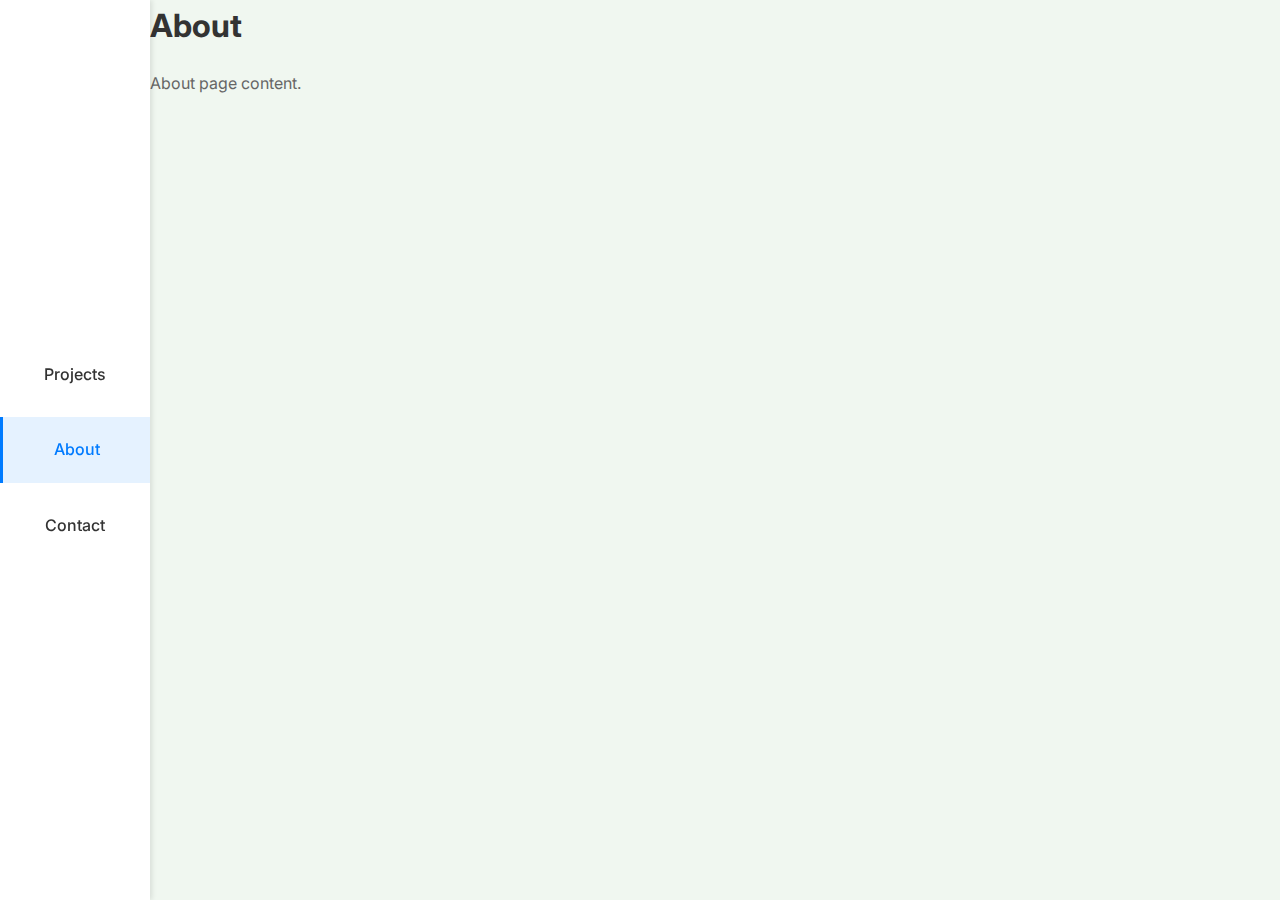
<file: about.html>
<!DOCTYPE html>
<html lang="en">
<head>
    <meta charset="UTF-8">
    <meta name="viewport" content="width=device-width, initial-scale=1.0">
    <title>ianobraczka | about</title>
    <link rel="icon" type="image/png" href="favicon.png">
    <link rel="preconnect" href="https://fonts.googleapis.com">
    <link rel="preconnect" href="https://fonts.gstatic.com" crossorigin>
    <link href="https://fonts.googleapis.com/css2?family=Inter:wght@400;500;600;700&display=swap" rel="stylesheet">
    <link rel="stylesheet" href="css/style.css">
</head>
<body>
    <header>
        <nav>
            <ul>
                <li><a href="index.html">Projects</a></li>
                <li><a href="about.html">About</a></li>
                <li><a href="contact.html">Contact</a></li>
            </ul>
        </nav>
    </header>
    <main>
        <h1>About</h1>
        <p>About page content.</p>
    </main>
    <script>
        // Highlight active page in navigation
        const currentPage = window.location.pathname.split('/').pop() || 'index.html';
        document.querySelectorAll('nav a').forEach(link => {
            if (link.getAttribute('href') === currentPage) {
                link.classList.add('active');
            }
        });
    </script>
</body>
</html>
</file>
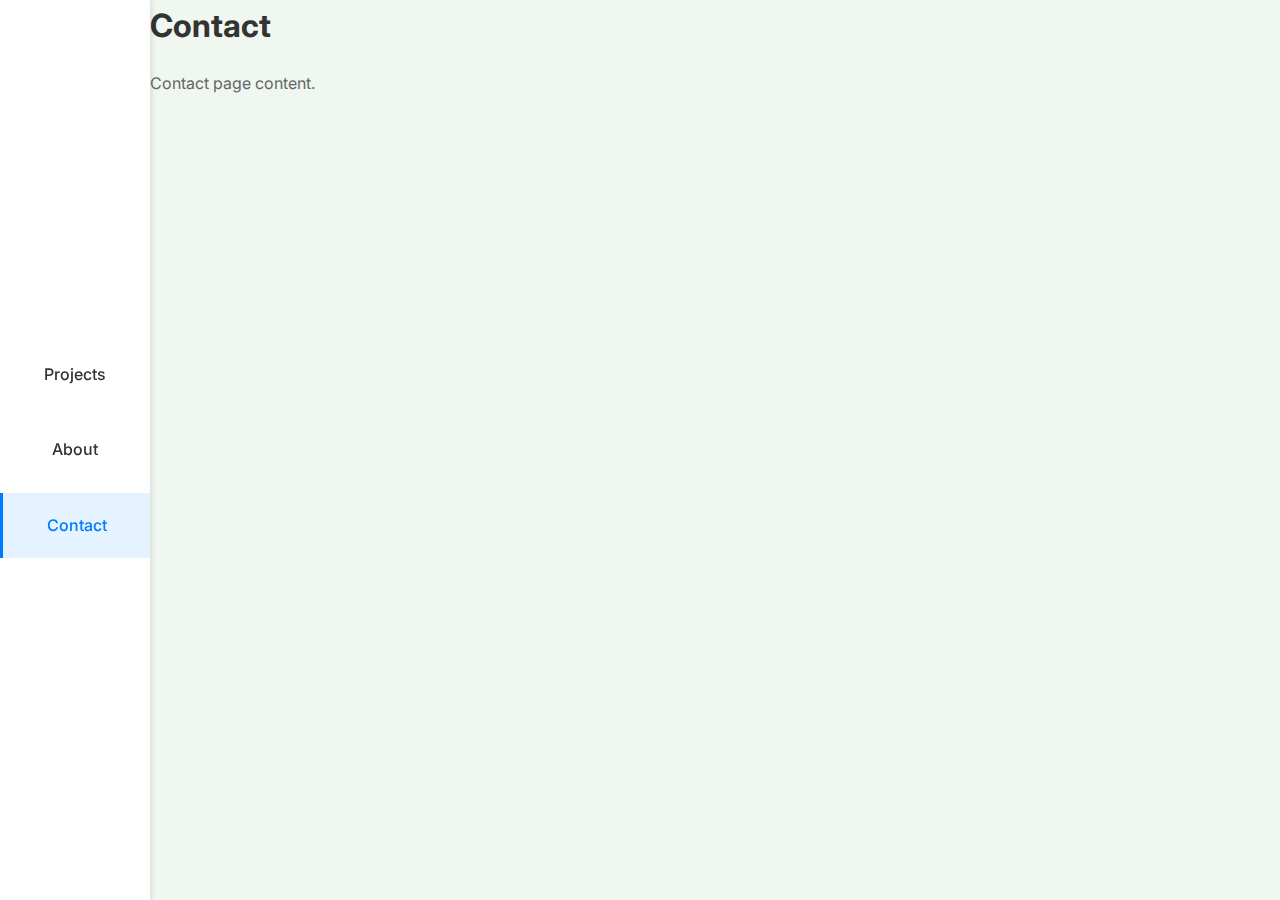
<file: contact.html>
<!DOCTYPE html>
<html lang="en">
<head>
    <meta charset="UTF-8">
    <meta name="viewport" content="width=device-width, initial-scale=1.0">
    <title>Contact</title>
    <link rel="preconnect" href="https://fonts.googleapis.com">
    <link rel="preconnect" href="https://fonts.gstatic.com" crossorigin>
    <link href="https://fonts.googleapis.com/css2?family=Inter:wght@400;500;600;700&display=swap" rel="stylesheet">
    <link rel="stylesheet" href="css/style.css">
</head>
<body>
    <header>
        <nav>
            <ul>
                <li><a href="index.html">Projects</a></li>
                <li><a href="about.html">About</a></li>
                <li><a href="contact.html">Contact</a></li>
            </ul>
        </nav>
    </header>
    <main>
        <h1>Contact</h1>
        <p>Contact page content.</p>
    </main>
    <script>
        // Highlight active page in navigation
        const currentPage = window.location.pathname.split('/').pop() || 'index.html';
        document.querySelectorAll('nav a').forEach(link => {
            if (link.getAttribute('href') === currentPage) {
                link.classList.add('active');
            }
        });
    </script>
</body>
</html>
</file>
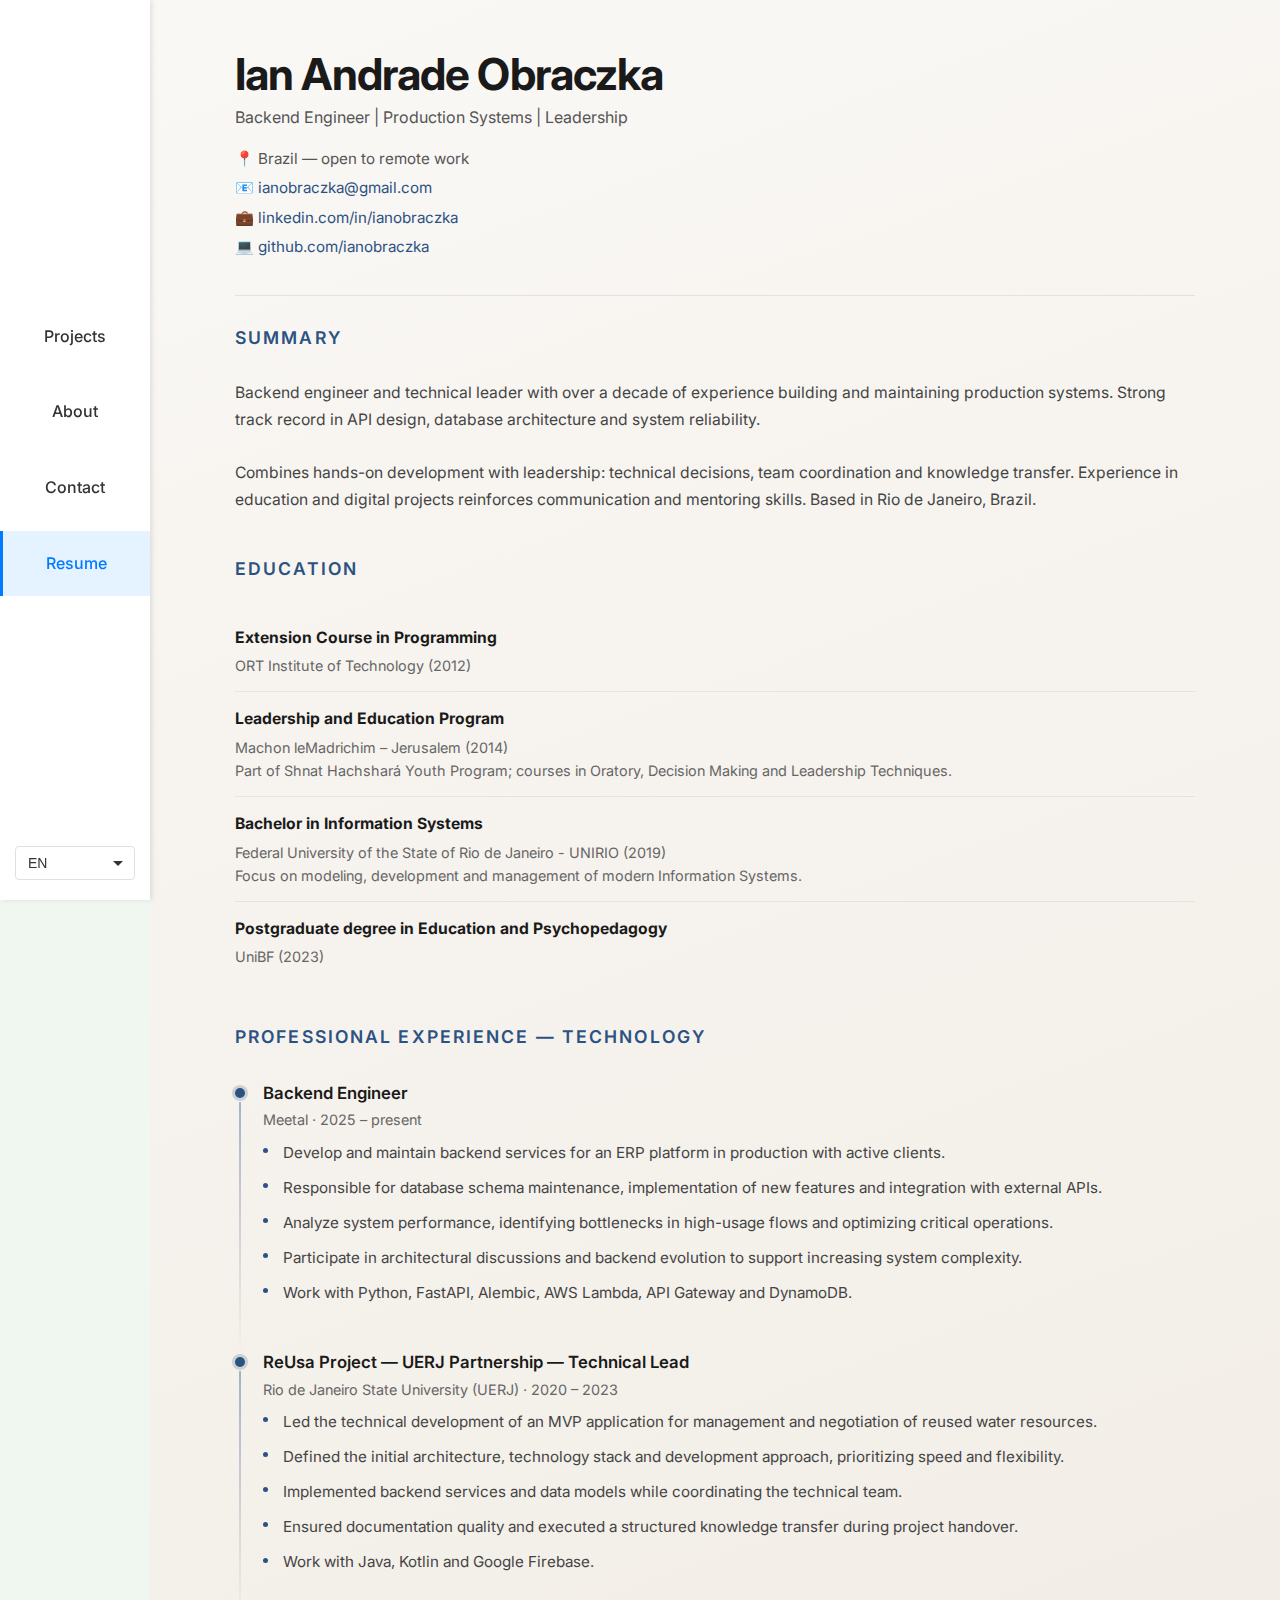
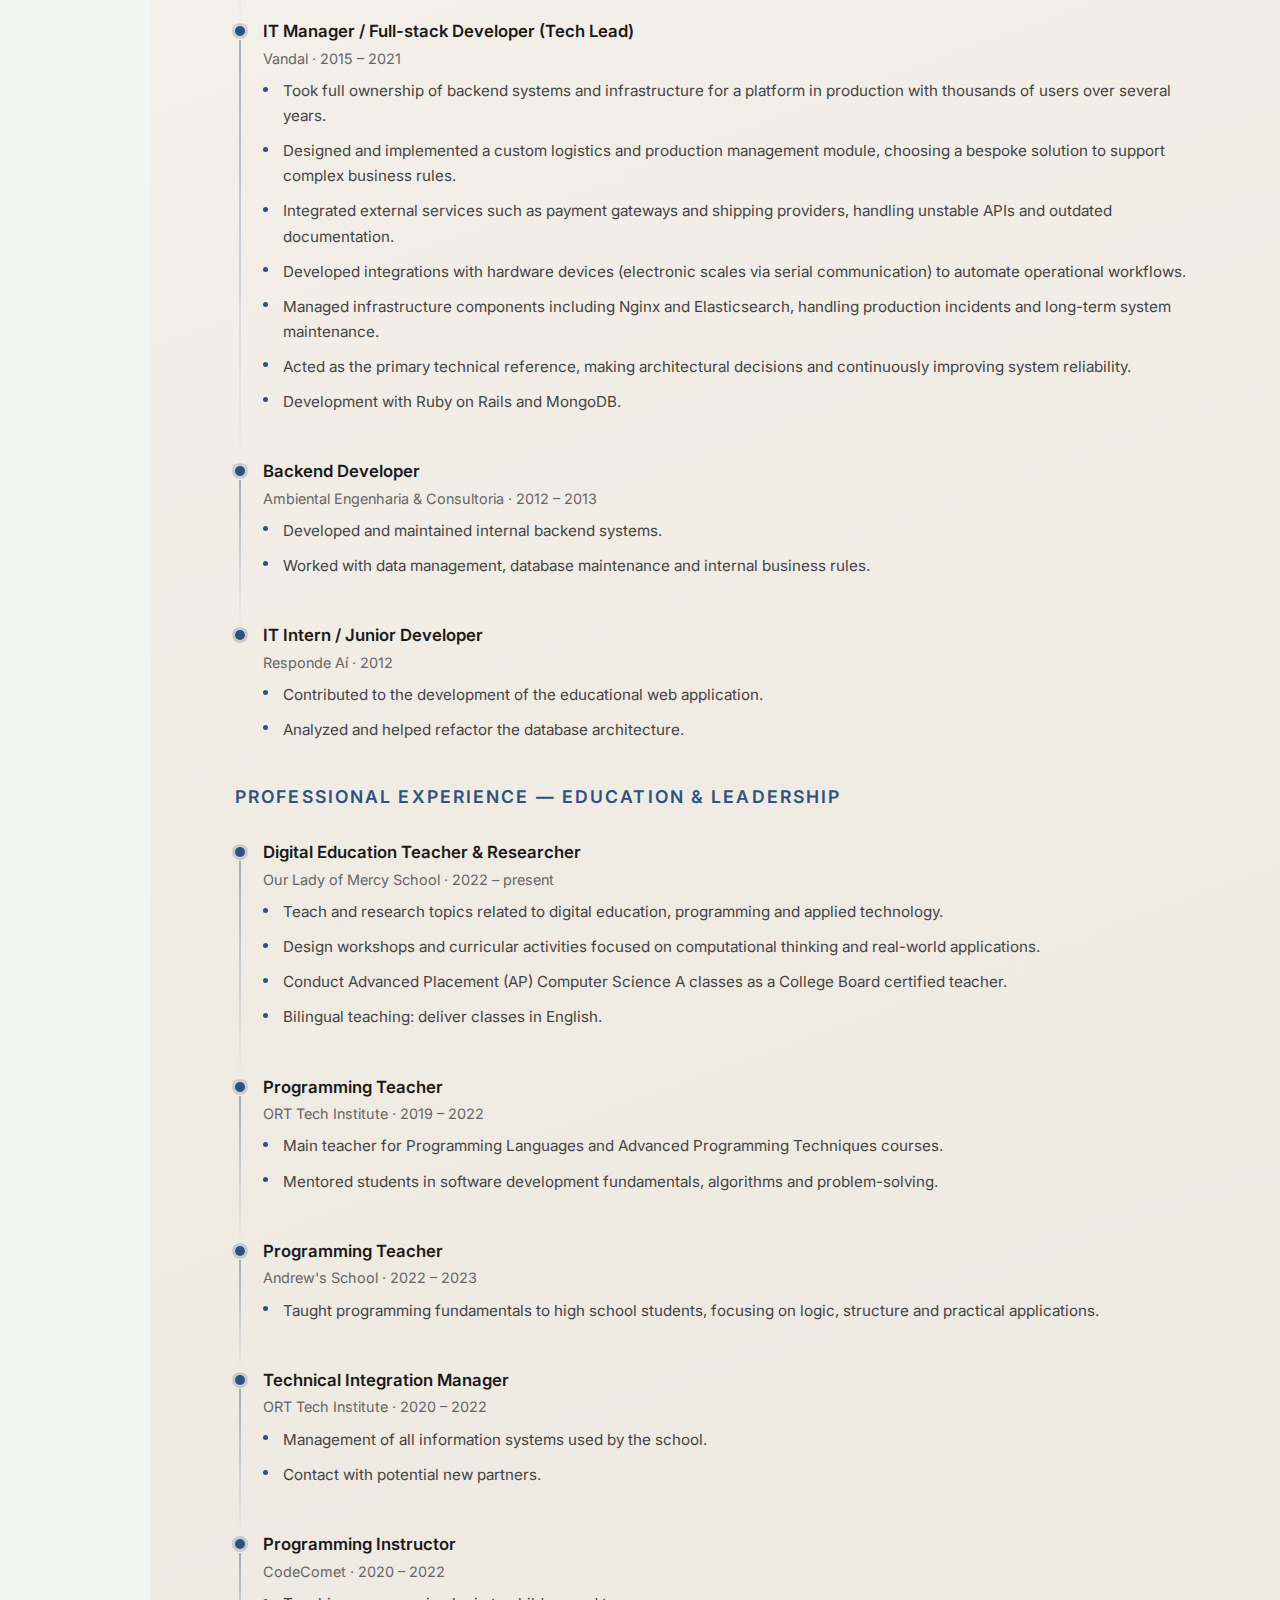
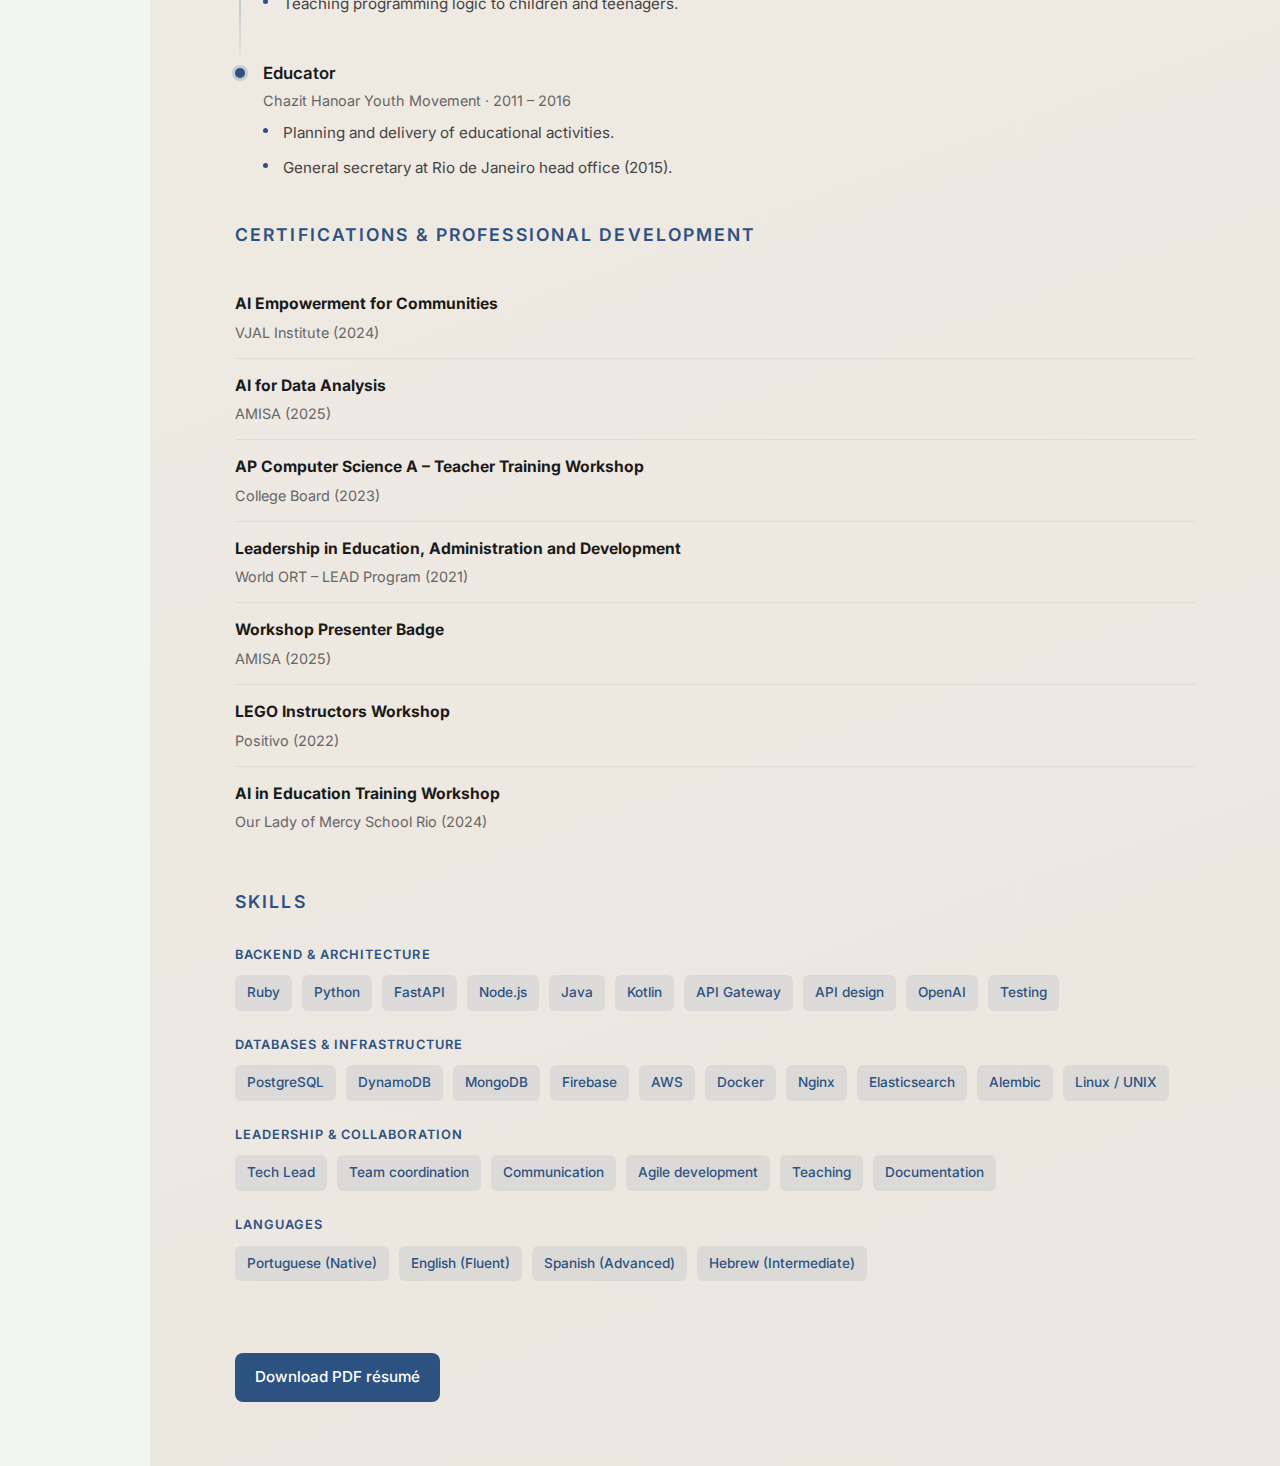
<file: cv.html>
<!DOCTYPE html>
<html lang="en">
<head>
    <meta charset="UTF-8">
    <meta name="viewport" content="width=device-width, initial-scale=1.0">
    <title>Ian Andrade Obraczka | CV</title>
    <link rel="icon" type="image/png" href="favicon.png">
    <link rel="preconnect" href="https://fonts.googleapis.com">
    <link rel="preconnect" href="https://fonts.gstatic.com" crossorigin>
    <link href="https://fonts.googleapis.com/css2?family=Inter:wght@400;500;600;700&display=swap" rel="stylesheet">
    <link rel="stylesheet" href="css/style.css">
    <style>
        /* Isolar layout do CV do main global: forçar bloco único e largura total do conteúdo */
        main.cv-page {
            margin-left: 150px;
            min-height: 100vh;
            /* Evita overflow horizontal quando há sidebar fixa de 150px */
            width: calc(100% - 150px);
            max-width: calc(100% - 150px);
            background: linear-gradient(160deg, #faf8f5 0%, #f0ebe3 50%, #ebe6df 100%);
            padding: 48px 24px 64px 24px;
            box-sizing: border-box;
            display: block;
        }
        /* Alinhado ao breakpoint do header em style.css (900px): menu vai para o topo e conteúdo usa largura total */
        @media (max-width: 900px) {
            main.cv-page {
                margin-left: 0;
                width: 100%;
                max-width: 100%;
                padding: 80px 20px 48px 20px;
            }
        }
        @media (max-width: 768px) {
            main.cv-page { padding: 24px 16px 48px; }
        }

        .cv-container {
            max-width: 960px;
            margin: 0 auto;
            width: 100%;
            min-width: 0;
            overflow-wrap: break-word;
            word-break: break-word;
        }

        .cv-header {
            margin-bottom: 28px;
            padding-bottom: 20px;
            border-bottom: 1px solid rgba(0,0,0,0.08);
            word-wrap: break-word;
            overflow-wrap: break-word;
            white-space: normal;
            width: 100%;
        }
        .cv-meta { word-break: break-word; white-space: normal; }
        .cv-name {
            font-size: clamp(2rem, 5vw, 2.75rem);
            font-weight: 700;
            color: #1a1a1a;
            letter-spacing: -0.02em;
            line-height: 1.2;
            margin-bottom: 4px;
            white-space: normal;
        }
        .cv-headline {
            font-size: 1rem;
            font-weight: 400;
            color: #555;
            line-height: 1.5;
            margin-bottom: 16px;
            white-space: normal;
        }
        .cv-meta {
            font-size: 0.95rem;
            color: #555;
            font-weight: 400;
            line-height: 1.8;
        }
        .cv-meta-line {
            display: block;
            margin-bottom: 2px;
        }
        .cv-meta .cv-meta-line:last-child { margin-bottom: 0; }
        .cv-meta a {
            color: #2c5282;
            text-decoration: none;
            /* Garante quebra de linha em email/URL em larguras intermediárias */
            overflow-wrap: anywhere;
            word-break: break-word;
        }
        .cv-meta a:hover { text-decoration: underline; }

        .cv-summary {
            font-size: 0.98rem;
            color: #444;
            line-height: 1.7;
            margin: 0;
            overflow-wrap: break-word;
            word-break: break-word;
        }

        .cv-timeline-item .cv-block {
            margin-top: 6px;
            margin-bottom: 0;
        }

        .cv-section {
            margin-bottom: 40px;
            min-width: 0;
        }
        /* Evita colapso de margens para manter o mesmo espaçamento entre todas as seções */
        .cv-section:not(:first-of-type) {
            padding-top: 1px;
        }
        .cv-section-title {
            font-size: 1.1rem;
            font-weight: 600;
            text-transform: uppercase;
            letter-spacing: 0.12em;
            color: #2c5282;
            margin-bottom: 20px;
            padding-bottom: 8px;
        }

        .cv-timeline {
            position: relative;
        }
        .cv-timeline-item {
            position: relative;
            padding-left: 28px;
            padding-bottom: 28px;
            min-width: 0;
            overflow-wrap: break-word;
            word-break: break-word;
        }
        .cv-timeline-item:last-child { padding-bottom: 0; }
        .cv-timeline-item::before {
            content: '';
            position: absolute;
            left: 0;
            top: 8px;
            width: 10px;
            height: 10px;
            border-radius: 50%;
            background: #2c5282;
            box-shadow: 0 0 0 3px rgba(44, 82, 130, 0.2);
        }
        .cv-timeline-item::after {
            content: '';
            position: absolute;
            left: 4px;
            top: 22px;
            bottom: -4px;
            width: 2px;
            background: linear-gradient(180deg, rgba(44,82,130,0.4), transparent);
        }
        .cv-timeline-item:last-child::after { display: none; }

        .cv-job-title {
            font-size: 1.05rem;
            font-weight: 600;
            color: #1a1a1a;
            margin-bottom: 2px;
        }
        .cv-job-meta {
            font-size: 0.9rem;
            color: #666;
            margin-bottom: 8px;
        }
        .cv-job-desc {
            font-size: 0.95rem;
            color: #444;
            line-height: 1.65;
            overflow-wrap: break-word;
            word-break: break-word;
        }

        .cv-edu-item, .cv-workshop-item {
            padding: 14px 0;
            border-bottom: 1px solid rgba(0,0,0,0.06);
            min-width: 0;
            overflow-wrap: break-word;
            word-break: break-word;
        }
        .cv-edu-item:last-child, .cv-workshop-item:last-child { border-bottom: none; }
        .cv-edu-item strong, .cv-workshop-item strong {
            color: #1a1a1a;
            font-size: 0.98rem;
        }
        .cv-edu-meta, .cv-workshop-meta {
            font-size: 0.9rem;
            color: #666;
            margin-top: 4px;
            overflow-wrap: anywhere;
            word-break: break-word;
            min-width: 0;
        }

        .cv-skills-block {
            margin-bottom: 24px;
        }
        .cv-skills-block:last-child { margin-bottom: 0; }
        .cv-skills-subtitle {
            font-size: 0.8rem;
            font-weight: 600;
            text-transform: uppercase;
            letter-spacing: 0.08em;
            color: #2c5282;
            margin-bottom: 10px;
        }
        .cv-skills {
            display: flex;
            flex-wrap: wrap;
            gap: 8px 10px;
        }
        .cv-skill-tag {
            display: inline-block;
            padding: 7px 12px;
            background: rgba(44, 82, 130, 0.08);
            color: #2c5282;
            font-size: 0.85rem;
            font-weight: 500;
            border-radius: 6px;
        }

        .cv-block ul {
            list-style: none;
            padding-left: 0;
            margin: 0 0 16px 0;
        }
        .cv-block li {
            position: relative;
            padding-left: 20px;
            margin-bottom: 10px;
            font-size: 0.95rem;
            color: #444;
            line-height: 1.65;
            overflow-wrap: break-word;
            word-break: break-word;
        }
        .cv-block li::before {
            content: '';
            position: absolute;
            left: 0;
            top: 0.55em;
            width: 5px;
            height: 5px;
            border-radius: 50%;
            background: #2c5282;
        }

        .cv-download {
            display: inline-flex;
            align-items: center;
            gap: 8px;
            margin-top: 32px;
            padding: 12px 20px;
            background: #2c5282;
            color: #fff;
            text-decoration: none;
            font-weight: 500;
            font-size: 0.95rem;
            border-radius: 8px;
            transition: background 0.2s, transform 0.2s;
            max-width: 100%;
            flex-wrap: wrap;
            white-space: normal;
        }
        .cv-download:hover {
            background: #234e77;
            transform: translateY(-1px);
        }

        @media print {
            @page { size: A4; margin: 0; }
            html, body { margin: 0; padding: 0; background: #faf8f5 !important; -webkit-print-color-adjust: exact; print-color-adjust: exact; }
            header, .cv-download, nav, .language-selector { display: none !important; }
            main.cv-page { margin: 0 auto !important; width: 100% !important; max-width: 100% !important; padding: 14mm 12mm !important; background: #faf8f5 !important; box-sizing: border-box; }
            .cv-container { font-size: 85%; max-width: 180mm; margin: 0 auto; }
            .cv-name { font-size: 1.85rem !important; }
            .cv-headline { font-size: 0.9rem !important; margin-bottom: 10px; }
            .cv-header { margin-bottom: 14px; padding-bottom: 12px; }
            .cv-section { margin-bottom: 22px !important; page-break-inside: avoid; }
            .cv-section:not(:first-of-type) { padding-top: 24px; }
            .cv-section-title { font-size: 0.95rem !important; margin-bottom: 10px; }
            .cv-timeline-item { padding-bottom: 12px !important; page-break-inside: avoid; }
            .cv-job-title { font-size: 0.9rem; }
            .cv-job-meta { font-size: 0.78rem; margin-bottom: 4px; }
            .cv-block ul { margin-bottom: 8px; }
            .cv-block li { font-size: 0.76rem; margin-bottom: 5px; line-height: 1.42; }
            .cv-edu-item, .cv-workshop-item { padding: 10px 0; page-break-inside: avoid; }
            .cv-edu-item strong, .cv-workshop-item strong { font-size: 0.88rem; }
            .cv-skills-block { margin-bottom: 18px; }
            .cv-skills-block:last-child { margin-bottom: 0; }
            .cv-skills-subtitle { font-size: 0.7rem; margin-bottom: 6px; }
            .cv-skills { justify-content: flex-start; flex-wrap: wrap; gap: 6px 8px; }
            .cv-skill-tag { padding: 3px 6px; font-size: 0.65rem; flex-shrink: 0; }
        }
    </style>
</head>
<body>
    <header>
        <nav>
            <ul>
                <li><a href="index.html" data-translate="nav.projects">Projects</a></li>
                <li><a href="about.html" data-translate="nav.about">About</a></li>
                <li><a href="contact.html" data-translate="nav.contact">Contact</a></li>
                <li><a href="cv.html" data-translate="nav.cv">Resume</a></li>
            </ul>
            <div class="language-selector">
                <select id="languageSelect" onchange="changeLanguage(this.value)">
                    <option value="pt">PT</option>
                    <option value="en">EN</option>
                    <option value="es">ES</option>
                </select>
            </div>
        </nav>
    </header>
    <main class="cv-page">
        <div class="cv-container">
            <div class="cv-header">
                <h1 class="cv-name">Ian Andrade Obraczka</h1>
                <p class="cv-headline" data-translate="cv.headline">Backend Engineer | Production Systems | Leadership</p>
                <p class="cv-meta">
                    <span class="cv-meta-line" data-translate="cv.meta.location">📍 Brazil — open to remote work</span>
                    <span class="cv-meta-line">📧 <a href="mailto:ianobraczka@gmail.com">ianobraczka@gmail.com</a></span>
                    <span class="cv-meta-line">💼 <a href="https://linkedin.com/in/ianobraczka" target="_blank" rel="noopener">linkedin.com/in/ianobraczka</a></span>
                    <span class="cv-meta-line">💻 <a href="https://github.com/ianobraczka" target="_blank" rel="noopener">github.com/ianobraczka</a></span>
                </p>
            </div>

            <section class="cv-section">
                <h2 class="cv-section-title" data-translate="cv.section.summary">Summary</h2>
                <p class="cv-summary" data-translate="cv.summary">
                    Backend engineer and technical leader with over a decade of experience building and maintaining production systems. Strong track record in API design, database architecture and system reliability.
                    <br><br>Combines hands-on development with leadership: technical decisions, team coordination and knowledge transfer. Experience in education and digital projects reinforces communication and mentoring skills. Based in Rio de Janeiro, Brazil.
                </p>
            </section>

            <section class="cv-section">
                <h2 class="cv-section-title" data-translate="cv.section.education">Education</h2>
                <div class="cv-edu-item">
                    <strong data-translate="cv.edu.1.title">Extension Course in Programming</strong>
                    <div class="cv-edu-meta" data-translate="cv.edu.1.meta">ORT Institute of Technology (2012)</div>
                </div>
                <div class="cv-edu-item">
                    <strong data-translate="cv.edu.3.title">Leadership and Education Program</strong>
                    <div class="cv-edu-meta" data-translate="cv.edu.3.meta">Machon leMadrichim – Jerusalem (2014) <br>Part of Shnat Hachshará Youth Program; courses in Oratory, Decision Making and Leadership Techniques.</div>
                </div>
                <div class="cv-edu-item">
                    <strong data-translate="cv.edu.4.title">Bachelor in Information Systems</strong>
                    <div class="cv-edu-meta" data-translate="cv.edu.4.meta">Federal University of the State of Rio de Janeiro - UNIRIO (2019) <br>Focus on modeling, development and management of modern Information Systems.</div>
                </div>
                <div class="cv-edu-item">
                    <strong data-translate="cv.edu.6.title">Postgraduate degree in Education and Psychopedagogy</strong>
                    <div class="cv-edu-meta" data-translate="cv.edu.6.meta">UniBF (2023)</div>
                </div>
            </section>

            <section class="cv-section">
                <h2 class="cv-section-title" data-translate="cv.section.exp.tech">Professional Experience — Technology</h2>
                <div class="cv-timeline">
                    <div class="cv-timeline-item">
                        <div class="cv-job-title" data-translate="cv.tech.1.title">Backend Engineer</div>
                        <div class="cv-job-meta" data-translate="cv.tech.1.meta">Meetal · 2025 – present</div>
                        <div class="cv-block">
                            <ul>
                                <li data-translate="cv.tech.1.1">Develop and maintain backend services for an ERP platform in production with active clients.</li>
                                <li data-translate="cv.tech.1.3">Responsible for database schema maintenance, implementation of new features and integration with external APIs.</li>
                                <li data-translate="cv.tech.1.4">Analyze system performance, identifying bottlenecks in high-usage flows and optimizing critical operations.</li>
                                <li data-translate="cv.tech.1.5">Participate in architectural discussions and backend evolution to support increasing system complexity.</li>
                                <li data-translate="cv.tech.1.2">Work with Python, FastAPI, Alembic, AWS Lambda, API Gateway and DynamoDB.</li>
                            </ul>
                        </div>
                    </div>
                    <div class="cv-timeline-item">
                        <div class="cv-job-title" data-translate="cv.tech.2.title">ReUsa Project — UERJ Partnership — Technical Lead</div>
                        <div class="cv-job-meta" data-translate="cv.tech.2.meta">Universidade do Estado do Rio de Janeiro · 2020 – 2023</div>
                        <div class="cv-block">
                            <ul>
                                <li data-translate="cv.tech.2.1">Led the technical development of an MVP application for management and negotiation of reused water resources.</li>
                                <li data-translate="cv.tech.2.2">Defined the initial architecture, technology stack and development approach, prioritizing speed and flexibility.</li>
                                <li data-translate="cv.tech.2.3">Implemented backend services and data models while coordinating the technical team.</li>
                                <li data-translate="cv.tech.2.4">Ensured documentation quality and executed a structured knowledge transfer during project handover.</li>
                                <li data-translate="cv.tech.2.5">Work with Java, Kotlin and Google Firebase.</li>
                            </ul>
                        </div>
                    </div>
                    <div class="cv-timeline-item">
                        <div class="cv-job-title" data-translate="cv.tech.3.title">IT Manager / Full-stack Developer (Tech Lead)</div>
                        <div class="cv-job-meta" data-translate="cv.tech.3.meta">Vandal · 2015 – 2021</div>
                        <div class="cv-block">
                            <ul>
                                <li data-translate="cv.tech.3.1">Took full ownership of backend systems and infrastructure for a platform in production with thousands of users over several years.</li>
                                <li data-translate="cv.tech.3.2">Designed and implemented a custom logistics and production management module, choosing a bespoke solution to support complex business rules.</li>
                                <li data-translate="cv.tech.3.3">Integrated external services such as payment gateways and shipping providers, handling unstable APIs and outdated documentation.</li>
                                <li data-translate="cv.tech.3.4">Developed integrations with hardware devices (electronic scales via serial communication) to automate operational workflows.</li>
                                <li data-translate="cv.tech.3.5">Managed infrastructure components including Nginx and Elasticsearch, handling production incidents and long-term system maintenance.</li>
                                <li data-translate="cv.tech.3.6">Acted as the primary technical reference, making architectural decisions and continuously improving system reliability.</li>
                                <li data-translate="cv.tech.3.7">Development with Ruby on Rails and MongoDB.</li>
                            </ul>
                        </div>
                    </div>
                    <div class="cv-timeline-item">
                        <div class="cv-job-title" data-translate="cv.tech.4.title">Backend Developer</div>
                        <div class="cv-job-meta" data-translate="cv.tech.4.meta">Ambiental Engenharia & Consultoria · 2012 – 2013</div>
                        <div class="cv-block">
                            <ul>
                                <li data-translate="cv.tech.4.1">Developed and maintained internal backend systems.</li>
                                <li data-translate="cv.tech.4.2">Worked with data management, database maintenance and internal business rules.</li>
                            </ul>
                        </div>
                    </div>
                    <div class="cv-timeline-item">
                        <div class="cv-job-title" data-translate="cv.tech.5.title">IT Intern / Junior Developer</div>
                        <div class="cv-job-meta" data-translate="cv.tech.5.meta">Responde Aí · 2012</div>
                        <div class="cv-block">
                            <ul>
                                <li data-translate="cv.tech.5.1">Contributed to the development of the educational web application.</li>
                                <li data-translate="cv.tech.5.2">Analyzed and helped refactor the database architecture.</li>
                            </ul>
                        </div>
                    </div>
                </div>
            </section>

            <section class="cv-section">
                <h2 class="cv-section-title" data-translate="cv.section.exp.edu">Professional Experience — Education & Leadership</h2>
                <div class="cv-timeline">
                    <div class="cv-timeline-item">
                        <div class="cv-job-title" data-translate="cv.edulead.1.title">Digital Education Teacher & Researcher</div>
                        <div class="cv-job-meta" data-translate="cv.edulead.1.meta">Our Lady of Mercy School · 2022 – present</div>
                        <div class="cv-block">
                            <ul>
                                <li data-translate="cv.edulead.1.1">Teach and research topics related to digital education, programming and applied technology.</li>
                                <li data-translate="cv.edulead.1.2">Design workshops and curricular activities focused on computational thinking and real-world applications.</li>
                                <li data-translate="cv.edulead.1.3">Conduct Advanced Placement (AP) Computer Science A classes as a College Board certified teacher.</li>
                                <li data-translate="cv.edulead.1.4">Bilingual teaching: deliver classes in English.</li>
                            </ul>
                        </div>
                    </div>
                    <div class="cv-timeline-item">
                        <div class="cv-job-title" data-translate="cv.edulead.2.title">Programming Teacher</div>
                        <div class="cv-job-meta" data-translate="cv.edulead.2.meta">ORT Tech Institute · 2019 – 2022</div>
                        <div class="cv-block">
                            <ul>
                                <li data-translate="cv.edulead.2.1">Main teacher for Programming Languages and Advanced Programming Techniques courses.</li>
                                <li data-translate="cv.edulead.2.2">Mentored students in software development fundamentals, algorithms and problem-solving.</li>
                            </ul>
                        </div>
                    </div>
                    <div class="cv-timeline-item">
                        <div class="cv-job-title" data-translate="cv.edulead.3.title">Programming Teacher</div>
                        <div class="cv-job-meta" data-translate="cv.edulead.3.meta">Andrew's School · 2022 – 2023</div>
                        <div class="cv-block">
                            <ul>
                                <li data-translate="cv.edulead.3.1">Taught programming fundamentals to high school students, focusing on logic, structure and practical applications.</li>
                            </ul>
                        </div>
                    </div>
                    <div class="cv-timeline-item">
                        <div class="cv-job-title" data-translate="cv.edulead.4.title">Technical Integration Manager</div>
                        <div class="cv-job-meta" data-translate="cv.edulead.4.meta">ORT Tech Institute · 2020 – 2022</div>
                        <div class="cv-block">
                            <ul>
                                <li data-translate="cv.edulead.4.1">Management of all information systems used by the school.</li>
                                <li data-translate="cv.edulead.4.2">Contact with potential new partners.</li>
                            </ul>
                        </div>
                    </div>
                    <div class="cv-timeline-item">
                        <div class="cv-job-title" data-translate="cv.edulead.5.title">Programming Instructor</div>
                        <div class="cv-job-meta" data-translate="cv.edulead.5.meta">CodeComet · 2020 – 2022</div>
                        <div class="cv-block">
                            <ul>
                                <li data-translate="cv.edulead.5.1">Teaching programming logic to children and teenagers.</li>
                            </ul>
                        </div>
                    </div>
                    <div class="cv-timeline-item">
                        <div class="cv-job-title" data-translate="cv.edulead.6.title">Educator</div>
                        <div class="cv-job-meta" data-translate="cv.edulead.6.meta">Chazit Hanoar Youth Movement · 2011 – 2016</div>
                        <div class="cv-block">
                            <ul>
                                <li data-translate="cv.edulead.6.1">Planning and delivery of educational activities.</li>
                                <li data-translate="cv.edulead.6.2">General secretary at Rio de Janeiro head office (2015).</li>
                            </ul>
                        </div>
                    </div>
                </div>
            </section>

            <section class="cv-section">
                <h2 class="cv-section-title" data-translate="cv.section.certifications">Certifications & Professional Development</h2>
                <div class="cv-workshop-item">
                    <strong data-translate="cv.cert.1.title">AI Empowerment for Communities</strong>
                    <div class="cv-workshop-meta" data-translate="cv.cert.1.meta">VJAL Institute (2024)</div>
                </div>
                <div class="cv-workshop-item">
                    <strong data-translate="cv.cert.2.title">AI for Data Analysis</strong>
                    <div class="cv-workshop-meta" data-translate="cv.cert.2.meta">AMISA (2025)</div>
                </div>
                <div class="cv-workshop-item">
                    <strong data-translate="cv.cert.3.title">AP Computer Science A – Teacher Training Workshop</strong>
                    <div class="cv-workshop-meta" data-translate="cv.cert.3.meta">College Board (2023)</div>
                </div>
                <div class="cv-workshop-item">
                    <strong data-translate="cv.cert.4.title">Leadership in Education, Administration and Development</strong>
                    <div class="cv-workshop-meta" data-translate="cv.cert.4.meta">World ORT – LEAD Program (2021)</div>
                </div>
                <div class="cv-workshop-item">
                    <strong data-translate="cv.cert.5.title">Workshop Presenter Badge</strong>
                    <div class="cv-workshop-meta" data-translate="cv.cert.5.meta">AMISA (2025)</div>
                </div>
                <div class="cv-workshop-item">
                    <strong data-translate="cv.cert.6.title">LEGO Instructors Workshop</strong>
                    <div class="cv-workshop-meta" data-translate="cv.cert.6.meta">Positivo (2022)</div>
                </div>
                <div class="cv-workshop-item">
                    <strong data-translate="cv.cert.7.title">AI in Education Training Workshop</strong>
                    <div class="cv-workshop-meta" data-translate="cv.cert.7.meta">Our Lady of Mercy School Rio (2024)</div>
                </div>
            </section>

            <section class="cv-section">
                <h2 class="cv-section-title" data-translate="cv.section.skills">Skills</h2>
                <div class="cv-skills-block">
                    <h3 class="cv-skills-subtitle" data-translate="cv.skills.backend.title">Backend & Architecture</h3>
                    <div class="cv-skills">
                        <span class="cv-skill-tag">Ruby</span>
                        <span class="cv-skill-tag">Python</span>
                        <span class="cv-skill-tag">FastAPI</span>
                        <span class="cv-skill-tag">Node.js</span>
                        <span class="cv-skill-tag">Java</span>
                        <span class="cv-skill-tag">Kotlin</span>
                        <span class="cv-skill-tag">API Gateway</span>
                        <span class="cv-skill-tag">API design</span>
                        <span class="cv-skill-tag">OpenAI</span>
                        <span class="cv-skill-tag">Testing</span>
                    </div>
                </div>
                <div class="cv-skills-block">
                    <h3 class="cv-skills-subtitle" data-translate="cv.skills.db.title">Databases & Infrastructure</h3>
                    <div class="cv-skills">
                        <span class="cv-skill-tag">PostgreSQL</span>
                        <span class="cv-skill-tag">DynamoDB</span>
                        <span class="cv-skill-tag">MongoDB</span>
                        <span class="cv-skill-tag">Firebase</span>
                        <span class="cv-skill-tag">AWS</span>
                        <span class="cv-skill-tag">Docker</span>
                        <span class="cv-skill-tag">Nginx</span>
                        <span class="cv-skill-tag">Elasticsearch</span>
                        <span class="cv-skill-tag">Alembic</span>
                        <span class="cv-skill-tag">Linux / UNIX</span>
                    </div>
                </div>
                <div class="cv-skills-block">
                    <h3 class="cv-skills-subtitle" data-translate="cv.skills.leadership.title">Leadership & Collaboration</h3>
                    <div class="cv-skills">
                        <span class="cv-skill-tag">Tech Lead</span>
                        <span class="cv-skill-tag" data-translate="cv.skills.leadership.tag1">Team coordination</span>
                        <span class="cv-skill-tag" data-translate="cv.skills.leadership.tag2">Communication</span>
                        <span class="cv-skill-tag" data-translate="cv.skills.leadership.tag3">Agile development</span>
                        <span class="cv-skill-tag" data-translate="cv.skills.leadership.tag4">Teaching</span>
                        <span class="cv-skill-tag" data-translate="cv.skills.leadership.tag5">Documentation</span>
                    </div>
                </div>
                <div class="cv-skills-block">
                    <h3 class="cv-skills-subtitle" data-translate="cv.skills.languages.title">Languages</h3>
                    <div class="cv-skills">
                        <span class="cv-skill-tag" data-translate="cv.skills.lang.pt">Portuguese (Native)</span>
                        <span class="cv-skill-tag" data-translate="cv.skills.lang.en">English (Fluent)</span>
                        <span class="cv-skill-tag" data-translate="cv.skills.lang.es">Spanish (Advanced)</span>
                        <span class="cv-skill-tag" data-translate="cv.skills.lang.he">Hebrew (Intermediate)</span>
                    </div>
                </div>
            </section>

            <a href="#" class="cv-download" id="cv-download-btn" role="button" data-translate="cv.download">Download PDF résumé</a>
        </div>
    </main>
    <script>
        const translations = {
            pt: {
                'nav.projects': 'Projetos',
                'nav.about': 'Sobre',
                'nav.cv': 'Currículo',
                'nav.contact': 'Contato',
                'cv.headline': 'Engenheiro de Backend | Sistemas em Produção | Liderança',
                'cv.meta.location': '📍 Brasil — aberto a trabalho remoto',
                'cv.section.summary': 'Resumo',
                'cv.summary': 'Engenheiro de backend e líder técnico com mais de uma década de experiência construindo e mantendo sistemas em produção. Histórico sólido em design de APIs, arquitetura de dados e confiabilidade de sistemas.<br><br>Combina desenvolvimento prático com liderança: decisões técnicas, coordenação de equipe e transferência de conhecimento. Experiência em educação e projetos digitais reforça comunicação e mentoria. Baseado em Rio de Janeiro, Brasil.',
                'cv.section.education': 'Formação',
                'cv.section.exp.tech': 'Experiência Profissional — Tecnologia',
                'cv.section.exp.edu': 'Experiência Profissional — Educação e Liderança',
                'cv.section.certifications': 'Certificações e Desenvolvimento Profissional',
                'cv.section.skills': 'Habilidades',
                'cv.download': 'Baixar currículo em PDF',
                'cv.edu.1.title': 'Curso de extensão em Programação',
                'cv.edu.1.meta': 'Instituto de Tecnologia ORT (2012)',
                'cv.edu.2.title': 'Curso de inglês',
                'cv.edu.2.meta': 'Brasas (conclusão 2011)',
                'cv.edu.3.title': 'Programa de Liderança e Educação',
                'cv.edu.3.meta': 'Machon leMadrichim – Jerusalém (2014) <br>Cursos em oratória, tomada de decisão e técnicas de liderança.',
                'cv.edu.4.title': 'Bacharelado em Sistemas de Informação',
                'cv.edu.4.meta': 'Universidade Federal do Estado do Rio de Janeiro - UNIRIO (2019) <br>Foco em modelagem, desenvolvimento e gestão de sistemas de informação.',
                'cv.edu.6.title': 'Pós-graduação em Educação e Psicopedagogia',
                'cv.edu.6.meta': 'UniBF (2023)',
                'cv.tech.1.title': 'Engenheiro de Backend',
                'cv.tech.1.meta': 'Meetal · 2025 – presente',
                'cv.tech.1.1': 'Desenvolvimento e manutenção de serviços backend para plataforma ERP em produção com clientes ativos.',
                'cv.tech.1.2': 'Atuação usando Python, FastAPI, Alembic, AWS Lambda, API Gateway e DynamoDB.',
                'cv.tech.1.3': 'Responsável por manutenção de esquema de banco de dados, implementação de novas funcionalidades e integração com APIs externas.',
                'cv.tech.1.4': 'Análise de desempenho do sistema, identificação de gargalos em fluxos de alto uso e otimização de operações críticas.',
                'cv.tech.1.5': 'Participação em discussões de arquitetura e evolução do backend para suportar maior complexidade do sistema.',
                'cv.tech.2.title': 'ReUsa — Parceria UERJ — Líder Técnico',
                'cv.tech.2.meta': 'Universidade do Estado do Rio de Janeiro · 2020 – 2023',
                'cv.tech.2.1': 'Liderança técnica do desenvolvimento de um MVP para gestão e negociação de recursos hídricos reutilizados.',
                'cv.tech.2.2': 'Definição da arquitetura inicial, stack tecnológico e abordagem de desenvolvimento, priorizando velocidade e flexibilidade.',
                'cv.tech.2.3': 'Implementação de serviços backend e modelos de dados com coordenação da equipe técnica.',
                'cv.tech.2.4': 'Garantia de qualidade da documentação e execução de transferência de conhecimento estruturada na entrega do projeto.',
                'cv.tech.2.5': 'Atuação usando Java, Kotlin e Google Firebase.',
                'cv.tech.3.title': 'Gerente de TI / Desenvolvedor Full-stack (Tech Lead)',
                'cv.tech.3.meta': 'Vandal · 2015 – 2021',
                'cv.tech.3.1': 'Responsabilidade integral por sistemas backend e infraestrutura de uma plataforma em produção com milhares de usuários ao longo de vários anos.',
                'cv.tech.3.2': 'Projeto e implementação de módulo customizado de logística e gestão de produção, com solução sob medida para regras de negócio complexas.',
                'cv.tech.3.3': 'Integração de serviços externos (gateways de pagamento, transportadoras), lidando com APIs instáveis e documentação desatualizada.',
                'cv.tech.3.4': 'Desenvolvimento de integrações com dispositivos de hardware (balanças eletrônicas via comunicação serial) para automação de fluxos operacionais.',
                'cv.tech.3.5': 'Gestão de componentes de infraestrutura (Nginx, Elasticsearch), tratamento de incidentes em produção e manutenção de longo prazo.',
                'cv.tech.3.6': 'Referência técnica principal: decisões de arquitetura e melhoria contínua da confiabilidade do sistema.',
                'cv.tech.3.7': 'Desenvolvimento com Ruby on Rails e MongoDB.',
                'cv.tech.4.title': 'Desenvolvedor Backend',
                'cv.tech.4.meta': 'Ambiental Engenharia & Consultoria · 2012 – 2013',
                'cv.tech.4.1': 'Desenvolvimento e manutenção de sistemas backend internos.',
                'cv.tech.4.2': 'Atuação em gestão de dados, manutenção de banco de dados e regras de negócio internas.',
                'cv.tech.5.title': 'Estagiário de TI / Desenvolvedor Júnior',
                'cv.tech.5.meta': 'Responde Aí · 2012',
                'cv.tech.5.1': 'Contribuição no desenvolvimento da aplicação web educacional.',
                'cv.tech.5.2': 'Análise e contribuição na refatoração da arquitetura do banco de dados.',
                'cv.edulead.1.title': 'Professor e Pesquisador em Educação Digital',
                'cv.edulead.1.meta': 'Our Lady of Mercy School · 2022 – presente',
                'cv.edulead.1.1': 'Ensino e pesquisa em educação digital, programação e tecnologia aplicada.',
                'cv.edulead.1.2': 'Desenho de workshops e atividades curriculares em pensamento computacional e aplicações reais.',
                'cv.edulead.1.3': 'Ministro aulas de Advanced Placement (AP) Computer Science A como professor certificado pelo College Board.',
                'cv.edulead.1.4': 'Ensino bilíngue: aulas em inglês.',
                'cv.edulead.2.title': 'Professor de Programação',
                'cv.edulead.2.meta': 'Instituto ORT · 2019 – 2022',
                'cv.edulead.2.1': 'Professor principal das disciplinas de Linguagens de Programação e Técnicas Avançadas de Programação.',
                'cv.edulead.2.2': 'Mentoria de alunos em fundamentos de desenvolvimento de software, algoritmos e resolução de problemas.',
                'cv.edulead.3.title': 'Professor de Programação',
                'cv.edulead.3.meta': "Andrew's School · 2022 – 2023",
                'cv.edulead.3.1': 'Ensino de fundamentos de programação para ensino médio, com foco em lógica, estrutura e aplicações práticas.',
                'cv.edulead.4.title': 'Gerente de Integração Técnica',
                'cv.edulead.4.meta': 'Instituto ORT · 2020 – 2022',
                'cv.edulead.4.1': 'Gerência de todos os sistemas de informação utilizados pela escola.',
                'cv.edulead.4.2': 'Contato com possíveis novos parceiros.',
                'cv.edulead.5.title': 'Instrutor de Programação',
                'cv.edulead.5.meta': 'CodeComet · 2020 – 2022',
                'cv.edulead.5.1': 'Ensino de lógica de programação para crianças e adolescentes.',
                'cv.edulead.6.title': 'Educador',
                'cv.edulead.6.meta': 'Movimento Juvenil Chazit Hanoar · 2011 – 2016',
                'cv.edulead.6.1': 'Planejamento e condução de atividades educativas.',
                'cv.edulead.6.2': 'Secretário geral da sede Rio de Janeiro (2015).',
                'cv.cert.1.title': 'AI Empowerment for Communities',
                'cv.cert.1.meta': 'VJAL Institute (2024)',
                'cv.cert.2.title': 'AI for Data Analysis',
                'cv.cert.2.meta': 'AMISA (2025)',
                'cv.cert.3.title': 'AP Computer Science A – Workshop de Formação de Professores',
                'cv.cert.3.meta': 'College Board (2023)',
                'cv.cert.4.title': 'Liderança em Educação, Administração e Desenvolvimento',
                'cv.cert.4.meta': 'World ORT – Programa LEAD (2021)',
                'cv.cert.5.title': 'Workshop Presenter Badge',
                'cv.cert.5.meta': 'AMISA (2025)',
                'cv.cert.6.title': 'LEGO Instructors Workshop',
                'cv.cert.6.meta': 'Positivo (2022)',
                'cv.cert.7.title': 'AI in Education Training Workshop',
                'cv.cert.7.meta': 'Our Lady of Mercy School Rio (2024)',
                'cv.skills.backend.title': 'Backend e Arquitetura',
                'cv.skills.db.title': 'Bancos de Dados e Infraestrutura',
                'cv.skills.leadership.title': 'Liderança e Colaboração',
                'cv.skills.leadership.tag1': 'Coordenação de equipe',
                'cv.skills.leadership.tag2': 'Comunicação',
                'cv.skills.leadership.tag3': 'Desenvolvimento ágil',
                'cv.skills.leadership.tag4': 'Educação',
                'cv.skills.leadership.tag5': 'Documentação',
                'cv.skills.languages.title': 'Idiomas',
                'cv.skills.lang.pt': 'Português (Nativo)',
                'cv.skills.lang.en': 'Inglês (Fluente)',
                'cv.skills.lang.es': 'Espanhol (Avançado)',
                'cv.skills.lang.he': 'Hebraico (Intermediário)'
            },
            en: {
                'nav.projects': 'Projects',
                'nav.about': 'About',
                'nav.cv': 'Resume',
                'nav.contact': 'Contact',
                'cv.headline': 'Backend Engineer | Production Systems | Leadership',
                'cv.meta.location': '📍 Brazil — open to remote work',
                'cv.section.summary': 'Summary',
                'cv.summary': 'Backend engineer and technical leader with over a decade of experience building and maintaining production systems. Strong track record in API design, database architecture and system reliability.<br><br>Combines hands-on development with leadership: technical decisions, team coordination and knowledge transfer. Experience in education and digital projects reinforces communication and mentoring skills. Based in Rio de Janeiro, Brazil.',
                'cv.section.education': 'Education',
                'cv.section.exp.tech': 'Professional Experience — Technology',
                'cv.section.exp.edu': 'Professional Experience — Education & Leadership',
                'cv.section.certifications': 'Certifications & Professional Development',
                'cv.section.skills': 'Skills',
                'cv.download': 'Download PDF résumé',
                'cv.edu.1.title': 'Extension Course in Programming',
                'cv.edu.1.meta': 'ORT Institute of Technology (2012)',
                'cv.edu.2.title': 'English Course',
                'cv.edu.2.meta': 'Brasas (completed 2011)',
                'cv.edu.3.title': 'Leadership and Education Program',
                'cv.edu.3.meta': 'Machon leMadrichim – Jerusalem (2014) <br>Part of Shnat Hachshará Youth Program; courses in Oratory, Decision Making and Leadership Techniques.',
                'cv.edu.4.title': 'Bachelor in Information Systems',
                'cv.edu.4.meta': 'Federal University of the State of Rio de Janeiro - UNIRIO (2019) <br>Focus on modeling, development and management of modern Information Systems.',
                'cv.edu.6.title': 'Postgraduate degree in Education and Psychopedagogy',
                'cv.edu.6.meta': 'UniBF (2023)',
                'cv.tech.1.title': 'Backend Engineer',
                'cv.tech.1.meta': 'Meetal · 2025 – present',
                'cv.tech.1.1': 'Develop and maintain backend services for an ERP platform in production with active clients.',
                'cv.tech.1.2': 'Work with Python, FastAPI, Alembic, AWS Lambda, API Gateway and DynamoDB.',
                'cv.tech.1.3': 'Responsible for database schema maintenance, implementation of new features and integration with external APIs.',
                'cv.tech.1.4': 'Analyze system performance, identifying bottlenecks in high-usage flows and optimizing critical operations.',
                'cv.tech.1.5': 'Participate in architectural discussions and backend evolution to support increasing system complexity.',
                'cv.tech.2.title': 'ReUsa Project — UERJ Partnership — Technical Lead',
                'cv.tech.2.meta': 'Rio de Janeiro State University (UERJ) · 2020 – 2023',
                'cv.tech.2.1': 'Led the technical development of an MVP application for management and negotiation of reused water resources.',
                'cv.tech.2.2': 'Defined the initial architecture, technology stack and development approach, prioritizing speed and flexibility.',
                'cv.tech.2.3': 'Implemented backend services and data models while coordinating the technical team.',
                'cv.tech.2.4': 'Ensured documentation quality and executed a structured knowledge transfer during project handover.',
                'cv.tech.2.5': 'Work with Java, Kotlin and Google Firebase.',
                'cv.tech.3.title': 'IT Manager / Full-stack Developer (Tech Lead)',
                'cv.tech.3.meta': 'Vandal · 2015 – 2021',
                'cv.tech.3.1': 'Took full ownership of backend systems and infrastructure for a platform in production with thousands of users over several years.',
                'cv.tech.3.2': 'Designed and implemented a custom logistics and production management module, choosing a bespoke solution to support complex business rules.',
                'cv.tech.3.3': 'Integrated external services such as payment gateways and shipping providers, handling unstable APIs and outdated documentation.',
                'cv.tech.3.4': 'Developed integrations with hardware devices (electronic scales via serial communication) to automate operational workflows.',
                'cv.tech.3.5': 'Managed infrastructure components including Nginx and Elasticsearch, handling production incidents and long-term system maintenance.',
                'cv.tech.3.6': 'Acted as the primary technical reference, making architectural decisions and continuously improving system reliability.',
                'cv.tech.3.7': 'Development with Ruby on Rails and MongoDB.',
                'cv.tech.4.title': 'Backend Developer',
                'cv.tech.4.meta': 'Ambiental Engenharia & Consultoria · 2012 – 2013',
                'cv.tech.4.1': 'Developed and maintained internal backend systems.',
                'cv.tech.4.2': 'Worked with data management, database maintenance and internal business rules.',
                'cv.tech.5.title': 'IT Intern / Junior Developer',
                'cv.tech.5.meta': 'Responde Aí · 2012',
                'cv.tech.5.1': 'Contributed to the development of the educational web application.',
                'cv.tech.5.2': 'Analyzed and helped refactor the database architecture.',
                'cv.edulead.1.title': 'Digital Education Teacher & Researcher',
                'cv.edulead.1.meta': 'Our Lady of Mercy School · 2022 – present',
                'cv.edulead.1.1': 'Teach and research topics related to digital education, programming and applied technology.',
                'cv.edulead.1.2': 'Design workshops and curricular activities focused on computational thinking and real-world applications.',
                'cv.edulead.1.3': 'Conduct Advanced Placement (AP) Computer Science A classes as a College Board certified teacher.',
                'cv.edulead.1.4': 'Bilingual teaching: deliver classes in English.',
                'cv.edulead.2.title': 'Programming Teacher',
                'cv.edulead.2.meta': 'ORT Tech Institute · 2019 – 2022',
                'cv.edulead.2.1': 'Main teacher for Programming Languages and Advanced Programming Techniques courses.',
                'cv.edulead.2.2': 'Mentored students in software development fundamentals, algorithms and problem-solving.',
                'cv.edulead.3.title': 'Programming Teacher',
                'cv.edulead.3.meta': "Andrew's School · 2022 – 2023",
                'cv.edulead.3.1': 'Taught programming fundamentals to high school students, focusing on logic, structure and practical applications.',
                'cv.edulead.4.title': 'Technical Integration Manager',
                'cv.edulead.4.meta': 'ORT Tech Institute · 2020 – 2022',
                'cv.edulead.4.1': 'Management of all information systems used by the school.',
                'cv.edulead.4.2': 'Contact with potential new partners.',
                'cv.edulead.5.title': 'Programming Instructor',
                'cv.edulead.5.meta': 'CodeComet · 2020 – 2022',
                'cv.edulead.5.1': 'Teaching programming logic to children and teenagers.',
                'cv.edulead.6.title': 'Educator',
                'cv.edulead.6.meta': 'Chazit Hanoar Youth Movement · 2011 – 2016',
                'cv.edulead.6.1': 'Planning and delivery of educational activities.',
                'cv.edulead.6.2': 'General secretary at Rio de Janeiro head office (2015).',
                'cv.cert.1.title': 'AI Empowerment for Communities',
                'cv.cert.1.meta': 'VJAL Institute (2024)',
                'cv.cert.2.title': 'AI for Data Analysis',
                'cv.cert.2.meta': 'AMISA (2025)',
                'cv.cert.3.title': 'AP Computer Science A – Teacher Training Workshop',
                'cv.cert.3.meta': 'College Board (2023)',
                'cv.cert.4.title': 'Leadership in Education, Administration and Development',
                'cv.cert.4.meta': 'World ORT – LEAD Program (2021)',
                'cv.cert.5.title': 'Workshop Presenter Badge',
                'cv.cert.5.meta': 'AMISA (2025)',
                'cv.cert.6.title': 'LEGO Instructors Workshop',
                'cv.cert.6.meta': 'Positivo (2022)',
                'cv.cert.7.title': 'AI in Education Training Workshop',
                'cv.cert.7.meta': 'Our Lady of Mercy School Rio (2024)',
                'cv.skills.backend.title': 'Backend & Architecture',
                'cv.skills.db.title': 'Databases & Infrastructure',
                'cv.skills.leadership.title': 'Leadership & Collaboration',
                'cv.skills.leadership.tag1': 'Team coordination',
                'cv.skills.leadership.tag2': 'Communication',
                'cv.skills.leadership.tag3': 'Agile development',
                'cv.skills.leadership.tag4': 'Teaching',
                'cv.skills.leadership.tag5': 'Documentation',
                'cv.skills.languages.title': 'Languages',
                'cv.skills.lang.pt': 'Portuguese (Native)',
                'cv.skills.lang.en': 'English (Fluent)',
                'cv.skills.lang.es': 'Spanish (Advanced)',
                'cv.skills.lang.he': 'Hebrew (Intermediate)'
            },
            es: {
                'nav.projects': 'Proyectos',
                'nav.about': 'Sobre',
                'nav.cv': 'Currículum',
                'nav.contact': 'Contacto',
                'cv.headline': 'Ingeniero de Backend | Sistemas en Producción | Liderazgo',
                'cv.meta.location': '📍 Brasil — abierto a trabajo remoto',
                'cv.section.summary': 'Resumen',
                'cv.summary': 'Ingeniero de backend y líder técnico con más de una década de experiencia construyendo y manteniendo sistemas en producción. Sólido historial en diseño de APIs, arquitectura de datos y confiabilidad de sistemas.<br><br>Combina desarrollo práctico con liderazgo: decisiones técnicas, coordinación de equipos y transferencia de conocimiento. Experiencia en educación y proyectos digitales refuerza comunicación y mentoria. Con base en Río de Janeiro, Brasil.',
                'cv.section.education': 'Formación',
                'cv.section.exp.tech': 'Experiencia Profesional — Tecnología',
                'cv.section.exp.edu': 'Experiencia Profesional — Educación y Liderazgo',
                'cv.section.certifications': 'Certificaciones y Desarrollo Profesional',
                'cv.section.skills': 'Habilidades',
                'cv.download': 'Descargar currículum en PDF',
                'cv.edu.1.title': 'Curso de extensión en Programación',
                'cv.edu.1.meta': 'Instituto de Tecnología ORT (2012)',
                'cv.edu.2.title': 'Curso de inglés',
                'cv.edu.2.meta': 'Brasas (completado 2011)',
                'cv.edu.3.title': 'Programa de Liderazgo y Educación',
                'cv.edu.3.meta': 'Machon leMadrichim – Jerusalén (2014) <br>Parte del Shnat Hachshará; cursos en Oratoria, Toma de decisiones y Técnicas de Liderazgo.',
                'cv.edu.4.title': 'Licenciatura en Sistemas de Información',
                'cv.edu.4.meta': 'Universidad Federal del Estado de Río de Janeiro - UNIRIO (2019) <br>Enfoque en modelado, desarrollo y gestión de sistemas de información.',
                'cv.edu.6.title': 'Posgrado en Educación y Psicopedagogía',
                'cv.edu.6.meta': 'UniBF (2023)',
                'cv.tech.1.title': 'Ingeniero de Backend',
                'cv.tech.1.meta': 'Meetal · 2025 – presente',
                'cv.tech.1.1': 'Desarrollo y mantenimiento de servicios backend para una plataforma ERP en producción con clientes activos.',
                'cv.tech.1.2': 'Trabajo con Python, FastAPI, Alembic, AWS Lambda, API Gateway y DynamoDB.',
                'cv.tech.1.3': 'Responsable del mantenimiento del esquema de base de datos, implementación de nuevas funcionalidades e integración con APIs externas.',
                'cv.tech.1.4': 'Análisis de rendimiento del sistema, identificación de cuellos de botella en flujos de alto uso y optimización de operaciones críticas.',
                'cv.tech.1.5': 'Participación en discusiones de arquitectura y evolución del backend para soportar mayor complejidad del sistema.',
                'cv.tech.2.title': 'ReUsa — Asociación UERJ — Líder Técnico',
                'cv.tech.2.meta': 'Universidad del Estado de Río de Janeiro (UERJ) · 2020 – 2023',
                'cv.tech.2.1': 'Lideré el desarrollo técnico de una aplicación MVP para gestión y negociación de recursos hídricos reutilizados.',
                'cv.tech.2.2': 'Definí la arquitectura inicial, stack tecnológico y enfoque de desarrollo, priorizando velocidad y flexibilidad.',
                'cv.tech.2.3': 'Implementé servicios backend y modelos de datos coordinando el equipo técnico.',
                'cv.tech.2.4': 'Aseguré la calidad de la documentación y ejecuté una transferencia de conocimiento estructurada durante la entrega del proyecto.',
                'cv.tech.2.5': 'Trabajo con Java, Kotlin y Google Firebase.',
                'cv.tech.3.title': 'Gerente de TI / Desarrollador Full-stack (Tech Lead)',
                'cv.tech.3.meta': 'Vandal · 2015 – 2021',
                'cv.tech.3.1': 'Responsabilidad integral de sistemas backend e infraestructura de una plataforma en producción con miles de usuarios durante varios años.',
                'cv.tech.3.2': 'Diseñé e implementé un módulo customizado de logística y gestión de producción, con solución a medida para reglas de negocio complejas.',
                'cv.tech.3.3': 'Integré servicios externos (pasarelas de pago, proveedores de envío), manejando APIs inestables y documentación desactualizada.',
                'cv.tech.3.4': 'Desarrollé integraciones con dispositivos de hardware (básculas electrónicas vía comunicación serial) para automatizar flujos operativos.',
                'cv.tech.3.5': 'Gestioné componentes de infraestructura (Nginx, Elasticsearch), manejo de incidentes en producción y mantenimiento a largo plazo.',
                'cv.tech.3.6': 'Actué como referencia técnica principal: decisiones de arquitectura y mejora continua de la confiabilidad del sistema.',
                'cv.tech.3.7': 'Desarrollo con Ruby on Rails y MongoDB.',
                'cv.tech.4.title': 'Desarrollador Backend',
                'cv.tech.4.meta': 'Ambiental Engenharia & Consultoria · 2012 – 2013',
                'cv.tech.4.1': 'Desarrollé y mantuve sistemas backend internos.',
                'cv.tech.4.2': 'Trabajé en gestión de datos, mantenimiento de base de datos y reglas de negocio internas.',
                'cv.tech.5.title': 'Pasante de TI / Desarrollador Junior',
                'cv.tech.5.meta': 'Responde Aí · 2012',
                'cv.tech.5.1': 'Contribuí al desarrollo de la aplicación web educativa.',
                'cv.tech.5.2': 'Analicé y contribuí a la refactorización de la arquitectura de la base de datos.',
                'cv.edulead.1.title': 'Profesor e Investigador en Educación Digital',
                'cv.edulead.1.meta': 'Our Lady of Mercy School · 2022 – presente',
                'cv.edulead.1.1': 'Enseñanza e investigación en educación digital, programación y tecnología aplicada.',
                'cv.edulead.1.2': 'Diseño de talleres y actividades curriculares en pensamiento computacional y aplicaciones reales.',
                'cv.edulead.1.3': 'Imparto clases de Advanced Placement (AP) Computer Science A como profesor certificado por College Board.',
                'cv.edulead.1.4': 'Enseñanza bilingüe: imparto clases en inglés.',
                'cv.edulead.2.title': 'Profesor de Programación',
                'cv.edulead.2.meta': 'Instituto ORT · 2019 – 2022',
                'cv.edulead.2.1': 'Profesor principal de Lenguajes de Programación y Técnicas Avanzadas de Programación.',
                'cv.edulead.2.2': 'Mentoría a estudiantes en fundamentos de desarrollo de software, algoritmos y resolución de problemas.',
                'cv.edulead.3.title': 'Profesor de Programación',
                'cv.edulead.3.meta': "Andrew's School · 2022 – 2023",
                'cv.edulead.3.1': 'Enseñé fundamentos de programación a estudiantes de secundaria, con foco en lógica, estructura y aplicaciones prácticas.',
                'cv.edulead.4.title': 'Gerente de Integración Técnica',
                'cv.edulead.4.meta': 'Instituto ORT · 2020 – 2022',
                'cv.edulead.4.1': 'Gestión de todos los sistemas de información utilizados por la escuela.',
                'cv.edulead.4.2': 'Contacto con posibles nuevos socios.',
                'cv.edulead.5.title': 'Instructor de Programación',
                'cv.edulead.5.meta': 'CodeComet · 2020 – 2022',
                'cv.edulead.5.1': 'Enseñanza de lógica de programación a niños y adolescentes.',
                'cv.edulead.6.title': 'Educador',
                'cv.edulead.6.meta': 'Movimiento Juvenil Chazit Hanoar · 2011 – 2016',
                'cv.edulead.6.1': 'Planificación y realización de actividades educativas.',
                'cv.edulead.6.2': 'Secretario general de la sede Rio de Janeiro (2015).',
                'cv.cert.1.title': 'AI Empowerment for Communities',
                'cv.cert.1.meta': 'VJAL Institute (2024)',
                'cv.cert.2.title': 'AI for Data Analysis',
                'cv.cert.2.meta': 'AMISA (2025)',
                'cv.cert.3.title': 'AP Computer Science A – Taller de Formación de Profesores',
                'cv.cert.3.meta': 'College Board (2023)',
                'cv.cert.4.title': 'Liderazgo en Educación, Administración y Desarrollo',
                'cv.cert.4.meta': 'World ORT – Programa LEAD (2021)',
                'cv.cert.5.title': 'Workshop Presenter Badge',
                'cv.cert.5.meta': 'AMISA (2025)',
                'cv.cert.6.title': 'LEGO Instructors Workshop',
                'cv.cert.6.meta': 'Positivo (2022)',
                'cv.cert.7.title': 'AI in Education Training Workshop',
                'cv.cert.7.meta': 'Our Lady of Mercy School Rio (2024)',
                'cv.skills.backend.title': 'Backend y Arquitectura',
                'cv.skills.db.title': 'Bases de Datos e Infraestructura',
                'cv.skills.leadership.title': 'Liderazgo y Colaboración',
                'cv.skills.leadership.tag1': 'Coordinación de equipos',
                'cv.skills.leadership.tag2': 'Comunicación',
                'cv.skills.leadership.tag3': 'Desarrollo ágil',
                'cv.skills.leadership.tag4': 'Educación',
                'cv.skills.leadership.tag5': 'Documentación',
                'cv.skills.languages.title': 'Idiomas',
                'cv.skills.lang.pt': 'Portugués (Nativo)',
                'cv.skills.lang.en': 'Inglés (Fluido)',
                'cv.skills.lang.es': 'Español (Avanzado)',
                'cv.skills.lang.he': 'Hebreo (Intermedio)'
            }
        };

        // Initial language: saved -> browser -> EN fallback
        function getInitialLanguage() {
            const saved = localStorage.getItem('language');
            if (saved) return saved;

            const navLang = (navigator.languages && navigator.languages[0]) || navigator.language || '';
            const l = String(navLang).toLowerCase();
            let detected = 'en';
            if (l.startsWith('pt')) detected = 'pt';
            else if (l.startsWith('es')) detected = 'es';
            else if (l.startsWith('en')) detected = 'en';

            localStorage.setItem('language', detected);
            return detected;
        }

        let currentLanguage = getInitialLanguage();

        function changeLanguage(lang) {
            currentLanguage = lang;
            localStorage.setItem('language', lang);
            applyTranslations();
        }

        function applyTranslations() {
            document.querySelectorAll('[data-translate]').forEach(element => {
                const key = element.getAttribute('data-translate');
                if (translations[currentLanguage] && translations[currentLanguage][key]) {
                    if (element.tagName === 'INPUT' || element.tagName === 'TEXTAREA') {
                        element.value = translations[currentLanguage][key];
                    } else {
                        element.innerHTML = translations[currentLanguage][key];
                    }
                }
            });
            const sel = document.getElementById('languageSelect');
            if (sel) sel.value = currentLanguage;
        }

        document.addEventListener('DOMContentLoaded', function() {
            applyTranslations();
            var dlBtn = document.getElementById('cv-download-btn');
            if (dlBtn) {
                dlBtn.addEventListener('click', function(e) {
                    e.preventDefault();
                    window.print();
                });
            }
            const currentPage = window.location.pathname.split('/').pop() || 'cv.html';
            document.querySelectorAll('nav a').forEach(link => {
                if (link.getAttribute('href') === currentPage) link.classList.add('active');
            });
        });
    </script>
</body>
</html>
</file>
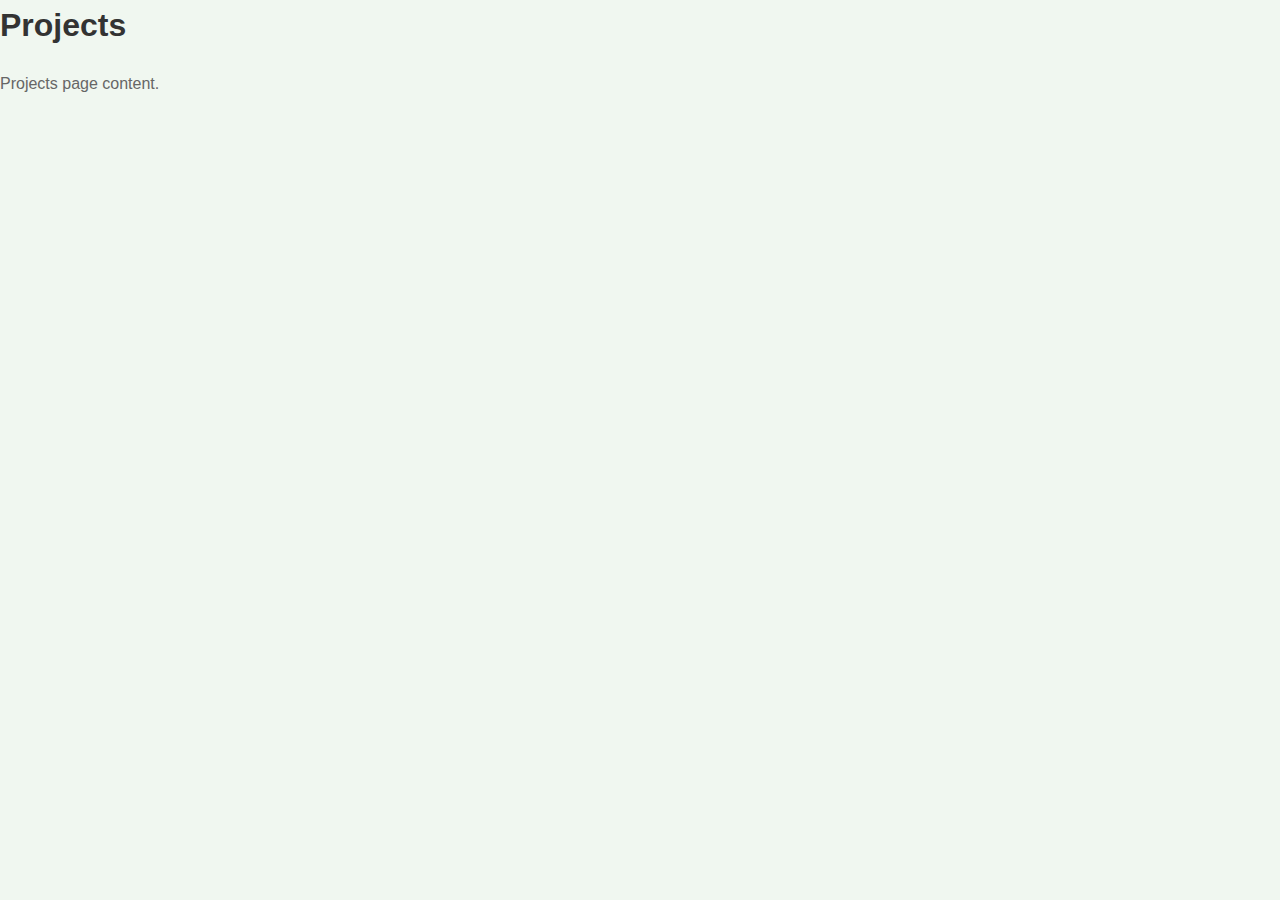
<file: projects.html>
<!DOCTYPE html>
<html lang="en">
<head>
    <meta charset="UTF-8">
    <meta name="viewport" content="width=device-width, initial-scale=1.0">
    <title>Projects</title>
    <link rel="stylesheet" href="css/style.css">
</head>
<body>
    <h1>Projects</h1>
    <p>Projects page content.</p>
</body>
</html>
</file>
<file: css/style.css>
/* Reset and base styles */
* {
    margin: 0;
    padding: 0;
    box-sizing: border-box;
}

body {
    font-family: 'Inter', -apple-system, BlinkMacSystemFont, 'Segoe UI', Roboto, Oxygen, Ubuntu, Cantarell, sans-serif;
    line-height: 1.6;
    color: #333;
    background-color: #f0f7f0;
    -webkit-font-smoothing: antialiased;
    -moz-osx-font-smoothing: grayscale;
    overflow-x: hidden;
}

/* Sidebar header */
header {
    position: fixed;
    top: 0;
    left: 0;
    width: 150px;
    height: 100vh;
    background-color: #fff;
    box-shadow: 2px 0 5px rgba(0, 0, 0, 0.1);
    z-index: 1000;
    display: flex;
    align-items: center;
    justify-content: center;
}

nav {
    width: 100%;
    padding: 0;
    position: relative;
    height: 100%;
    display: flex;
    flex-direction: column;
    justify-content: space-between;
}

nav ul {
    list-style: none;
    display: flex;
    flex-direction: column;
    align-items: center;
    justify-content: center;
    gap: 10px;
    padding: 0;
    margin: 0;
    flex: 1;
}

nav li {
    margin: 0;
    width: 100%;
    text-align: center;
}

nav a {
    display: block;
    padding: 20px 15px;
    text-decoration: none;
    color: #333;
    font-weight: 500;
    transition: all 0.3s ease;
    width: 100%;
}

nav a:hover {
    color: #007bff;
    background-color: rgba(0, 123, 255, 0.05);
}

nav a.active {
    color: #007bff;
    background-color: rgba(0, 123, 255, 0.1);
    border-left: 3px solid #007bff;
}

/* Language selector */
.language-selector {
    position: absolute;
    bottom: 20px;
    left: 50%;
    transform: translateX(-50%);
    width: 80%;
}

.language-selector select {
    width: 100%;
    padding: 8px 12px;
    border: 1px solid #e0e0e0;
    border-radius: 4px;
    background-color: #fff;
    color: #333;
    font-size: 14px;
    font-weight: 500;
    cursor: pointer;
    transition: all 0.3s ease;
    appearance: none;
    background-image: url("data:image/svg+xml,%3Csvg xmlns='http://www.w3.org/2000/svg' width='12' height='12' viewBox='0 0 12 12'%3E%3Cpath fill='%23333' d='M6 9L1 4h10z'/%3E%3C/svg%3E");
    background-repeat: no-repeat;
    background-position: right 10px center;
    padding-right: 35px;
}

.language-selector select:hover {
    border-color: #007bff;
}

.language-selector select:focus {
    outline: none;
    border-color: #007bff;
    box-shadow: 0 0 0 2px rgba(0, 123, 255, 0.1);
}

/* Main content */
main {
    max-width: 100%;
    margin: 0;
    margin-left: 150px;
    padding: 0;
    min-height: 100vh;
}

h1 {
    color: #333;
    margin-bottom: 20px;
}

h2 {
    color: #333;
    font-size: 1.5em;
    margin-bottom: 15px;
}

h3 {
    color: #333;
    font-size: 1.2em;
    margin-bottom: 10px;
}

p {
    color: #666;
    margin-bottom: 15px;
}

/* Project Section Styles */
.project-section {
    width: 100%;
    height: 100vh;
    padding: 50px 0 80px;
    display: flex;
    flex-direction: column;
    justify-content: center;
    box-sizing: border-box;
    position: relative;
}

.project-section:first-of-type {
    padding-top: 0px;
}

/* Container interno para limitar largura do conteúdo */
.project-section .project-layout {
    max-width: 1300px;
    margin: 0 auto;
    padding: 0 20px;
}

/* Background colors alternados */
.bg-green {
    background-color: #f0f7f0;
}

.bg-white {
    background-color: #ffffff;
    position: relative;
}

.bg-white::before {
    content: '';
    position: absolute;
    top: 0;
    left: -150px;
    width: 150px;
    height: 100%;
    background-color: #ffffff;
    z-index: -1;
}

/* Separador entre seções */
.section-divider {
    width: 100%;
    height: 1px;
    background-color: #e0e0e0;
    margin: 0;
}

/* Botão de scroll para próxima seção */
.scroll-down-btn {
    position: absolute;
    bottom: 30px;
    left: 50%;
    transform: translateX(-50%);
    background: rgba(0, 0, 0, 0.08);
    border: none;
    border-radius: 50%;
    width: 45px;
    height: 45px;
    display: flex;
    align-items: center;
    justify-content: center;
    cursor: pointer;
    transition: all 0.3s ease;
    color: #333;
    z-index: 10;
}

.scroll-down-btn:hover {
    background: rgba(0, 0, 0, 0.15);
    transform: translateX(-50%) translateY(2px);
}

.scroll-down-btn:active {
    transform: translateX(-50%) translateY(4px);
}

.scroll-down-btn svg {
    width: 20px;
    height: 20px;
}

/* Esconder botão na última seção */
.project-section:last-of-type .scroll-down-btn {
    display: none;
}

/* Botão de scroll para seção anterior */
.scroll-up-btn {
    position: absolute;
    top: 30px;
    left: 50%;
    transform: translateX(-50%);
    background: rgba(0, 0, 0, 0.08);
    border: none;
    border-radius: 50%;
    width: 45px;
    height: 45px;
    display: flex;
    align-items: center;
    justify-content: center;
    cursor: pointer;
    transition: all 0.3s ease;
    color: #333;
    z-index: 10;
}

.scroll-up-btn:hover {
    background: rgba(0, 0, 0, 0.15);
    transform: translateX(-50%) translateY(-2px);
}

.scroll-up-btn:active {
    transform: translateX(-50%) translateY(-4px);
}

.scroll-up-btn svg {
    width: 20px;
    height: 20px;
}

/* Esconder botão na primeira seção */
.project-section:first-of-type .scroll-up-btn {
    display: none;
}


.project-layout {
    display: flex;
    gap: 100px;
    align-items: center;
}

/* Layout invertido - conteúdo à esquerda, imagem à direita */
.layout-right {
    flex-direction: row;
}

.layout-right .project-left {
    padding-right: 0;
    padding-left: 20px;
    order: 2;
}

.layout-right .project-right {
    order: 1;
}

.project-left {
    flex: 0 0 450px;
    display: flex;
    flex-direction: column;
    align-items: center;
    text-align: center;
    justify-content: center;
    padding-right: 20px;
}

.project-image-placeholder {
    width: 100%;
    margin-bottom: 20px;
}

.image-placeholder {
    width: 100%;
    aspect-ratio: 4/3;
    background-color: #e8e8e8;
    border-radius: 8px;
    display: flex;
    align-items: center;
    justify-content: center;
    color: #999;
    font-size: 0.9em;
    border: 2px dashed #d0d0d0;
}

.project-header {
    margin-bottom: 0;
    padding-bottom: 0;
    border-bottom: none;
    width: 100%;
}

.project-title {
    font-size: 3em;
    color: #333;
    margin-bottom: 12px;
    font-weight: 600;
    text-align: center;
}

.project-subtitle {
    font-size: 1.3em;
    color: #666;
    margin-bottom: 0;
    text-align: center;
}

.project-right {
    flex: 1;
    min-width: 0;
}

.project-block {
    margin-bottom: 24px;
}

.block-title {
    font-size: 1.5em;
    color: #333;
    margin-bottom: 12px;
    font-weight: 600;
}

.block-content {
    color: #555;
    line-height: 1.8;
    font-size: 1.05em;
    margin-bottom: 0;
}

/* Responsibilities List */
.responsibilities-list {
    list-style: none;
    padding: 0;
}

.responsibilities-list li {
    color: #555;
    padding: 6px 0;
    padding-left: 25px;
    position: relative;
    line-height: 1.7;
    font-size: 1.05em;
}

.responsibilities-list li::before {
    content: "▸";
    position: absolute;
    left: 0;
    color: #007bff;
    font-weight: bold;
}

/* Tech Badges */
.tech-badges {
    display: flex;
    flex-wrap: wrap;
    gap: 8px;
    margin-top: 8px;
}

.tech-badge {
    display: inline-block;
    padding: 8px 16px;
    background-color: #f5f5f5;
    color: #333;
    border-radius: 4px;
    font-size: 0.95em;
    font-weight: 500;
    border: 1px solid #e0e0e0;
    white-space: nowrap;
}

/* Challenges List */
.challenges-list {
    display: flex;
    flex-direction: column;
    gap: 12px;
}

.challenge-item {
    padding: 14px 16px;
    background-color: #fafafa;
    border-left: 3px solid #007bff;
    border-radius: 4px;
}

.challenge-title {
    color: #333;
    font-size: 1.1em;
    margin-bottom: 6px;
    font-weight: 600;
}

.challenge-description {
    color: #555;
    line-height: 1.7;
    font-size: 1em;
    margin-bottom: 0;
}

/* Responsive design */
@media (max-width: 768px) {
    header {
        position: fixed;
        top: 0;
        left: 0;
        width: 100%;
        height: auto;
        box-shadow: 0 2px 5px rgba(0, 0, 0, 0.1);
    }
    
    nav ul {
        flex-direction: row;
        justify-content: center;
        padding: 10px 0;
        gap: 5px;
    }
    
    nav li {
        margin: 0;
        width: auto;
    }
    
    nav a {
        padding: 15px 10px;
        width: auto;
        border-left: none;
        border-bottom: 2px solid transparent;
    }
    
    nav a.active {
        border-left: none;
        border-bottom: 2px solid #007bff;
        background-color: transparent;
    }
    
    .language-selector {
        position: relative;
        bottom: auto;
        left: auto;
        transform: none;
        width: 100%;
        margin-top: 20px;
        padding: 0 20px;
    }
    
    main {
        margin-left: 0;
        padding-top: 60px;
        min-height: calc(100vh - 60px);
    }
    
    .bg-white {
        margin-left: 0;
        padding-left: 0;
        width: 100%;
    }
    
    .project-section {
        padding: 30px 0 70px;
        height: 100vh;
        box-sizing: border-box;
    }
    
    .scroll-down-btn {
        bottom: 20px;
        width: 40px;
        height: 40px;
    }
    
    .scroll-down-btn svg {
        width: 18px;
        height: 18px;
    }
    
    .scroll-up-btn {
        top: 15px;
        width: 40px;
        height: 40px;
    }
    
    .scroll-up-btn svg {
        width: 18px;
        height: 18px;
    }
    
    .project-section .project-layout {
        padding: 0 15px;
    }
    
    .layout-right {
        flex-direction: column;
    }
    
    .layout-right .project-left {
        padding-left: 0;
    }
}

@media (max-width: 480px) {
    header {
        height: auto;
    }
    
    nav {
        padding: 0 10px;
    }
    
    nav a {
        padding: 12px 8px;
        font-size: 14px;
    }
    
    main {
        margin-left: 0;
        padding-top: 55px;
        min-height: calc(100vh - 55px);
    }
    
    .bg-white {
        margin-left: 0;
        padding-left: 0;
        width: 100%;
    }
    
    .project-section {
        padding: 25px 0 60px;
        height: 100vh;
        box-sizing: border-box;
    }
    
    .scroll-down-btn {
        bottom: 15px;
        width: 35px;
        height: 35px;
    }
    
    .scroll-down-btn svg {
        width: 16px;
        height: 16px;
    }
    
    .scroll-up-btn {
        top: 10px;
        width: 35px;
        height: 35px;
    }
    
    .scroll-up-btn svg {
        width: 16px;
        height: 16px;
    }
    
    .project-section .project-layout {
        padding: 0 10px;
    }
    
    h1 {
        font-size: 24px;
    }
    
    .project-layout {
        flex-direction: column;
        gap: 30px;
    }
    
    .layout-right {
        flex-direction: column;
    }
    
    .layout-right .project-left {
        padding-left: 0;
    }
    
    .project-left {
        flex: 1;
        width: 100%;
    }
    
    .project-image-placeholder {
        max-width: 400px;
        margin: 0 auto 20px;
    }
    
    .project-left {
        align-items: center;
        text-align: center;
    }
    
    .project-title {
        font-size: 2em;
        text-align: center;
    }
    
    .project-subtitle {
        text-align: center;
    }
    
    .project-block {
        margin-bottom: 30px;
    }
    
    .tech-badges {
        gap: 8px;
    }
    
    .tech-badge {
        font-size: 0.85em;
        padding: 6px 12px;
    }
    
    .challenge-item {
        padding: 15px;
    }
}

@media (max-width: 768px) {
    .project-layout {
        flex-direction: column;
        gap: 30px;
        align-items: flex-start;
    }
    
    .project-left {
        flex: 1;
        width: 100%;
        align-items: center;
        text-align: center;
    }
    
    .project-image-placeholder {
        max-width: 100%;
    }
    
    .project-title {
        font-size: 1.8em;
        text-align: center;
    }
    
    .project-subtitle {
        text-align: center;
    }
}
</file>
